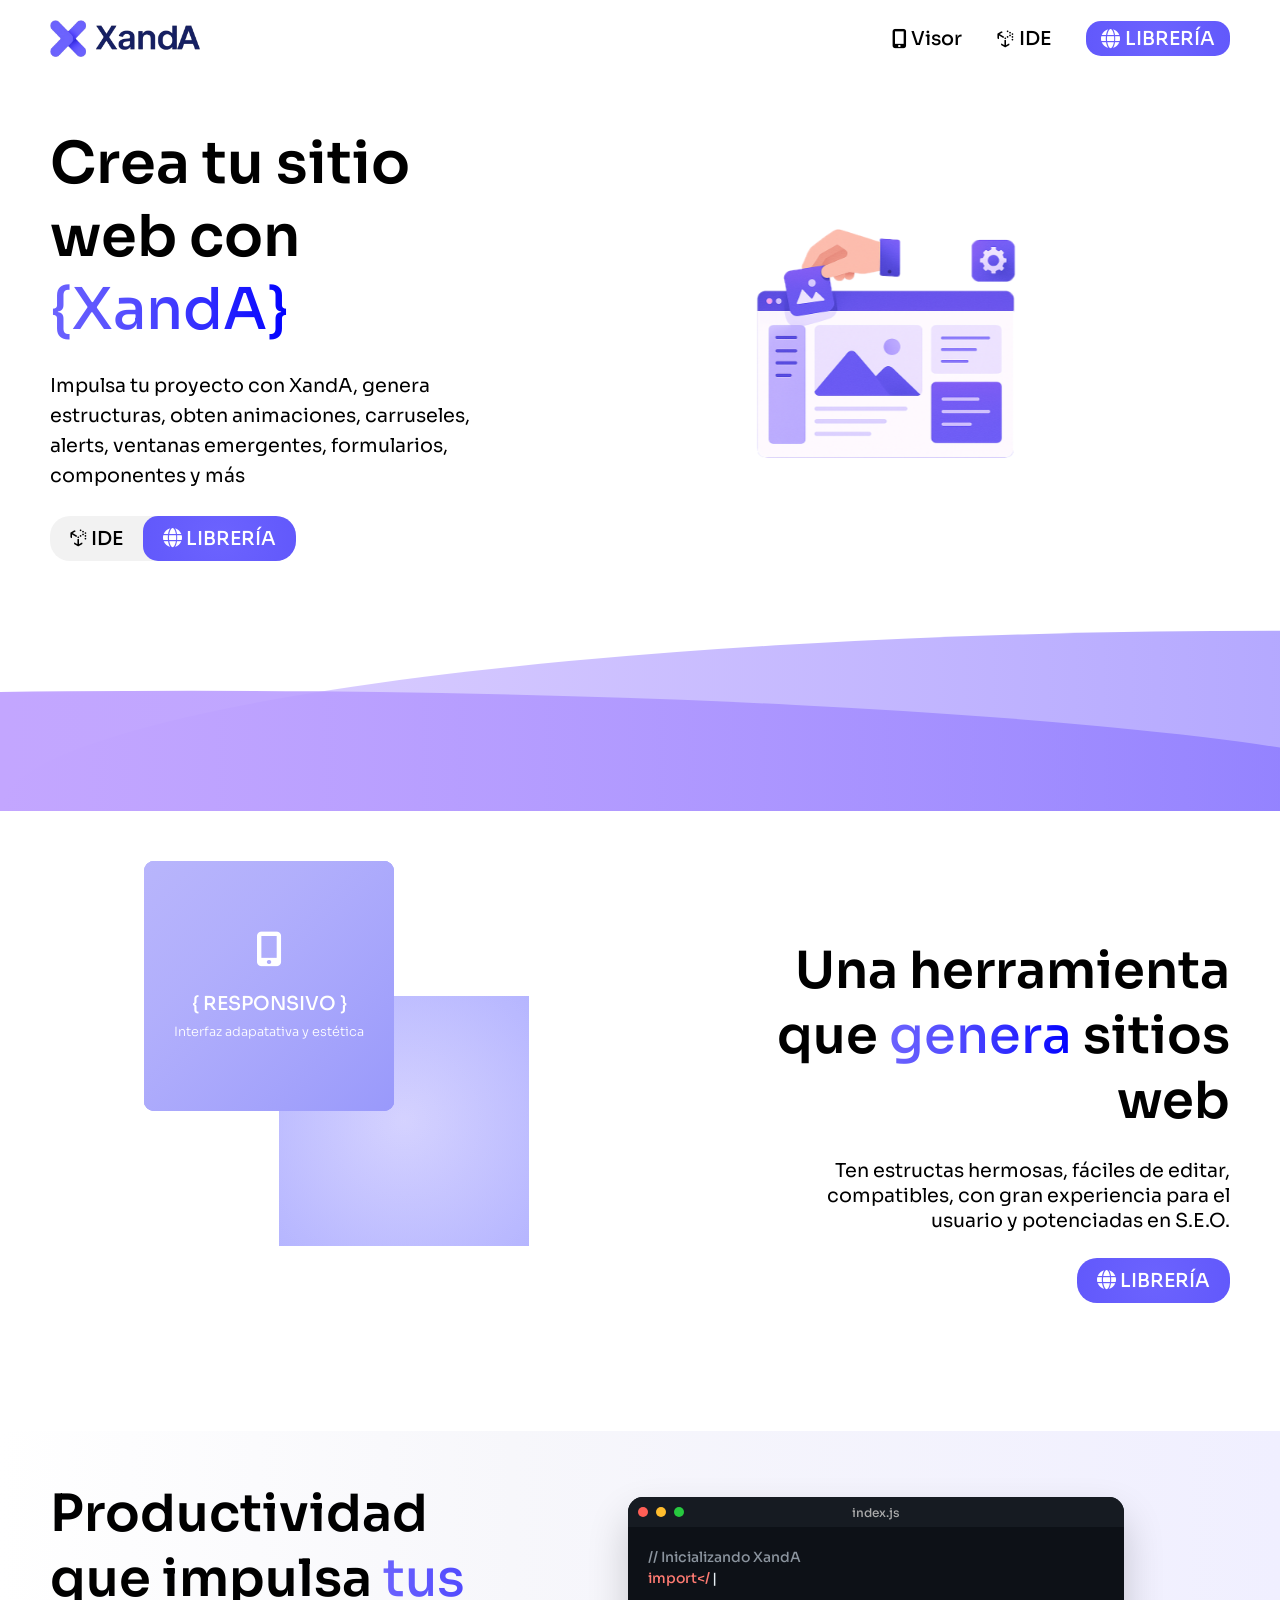
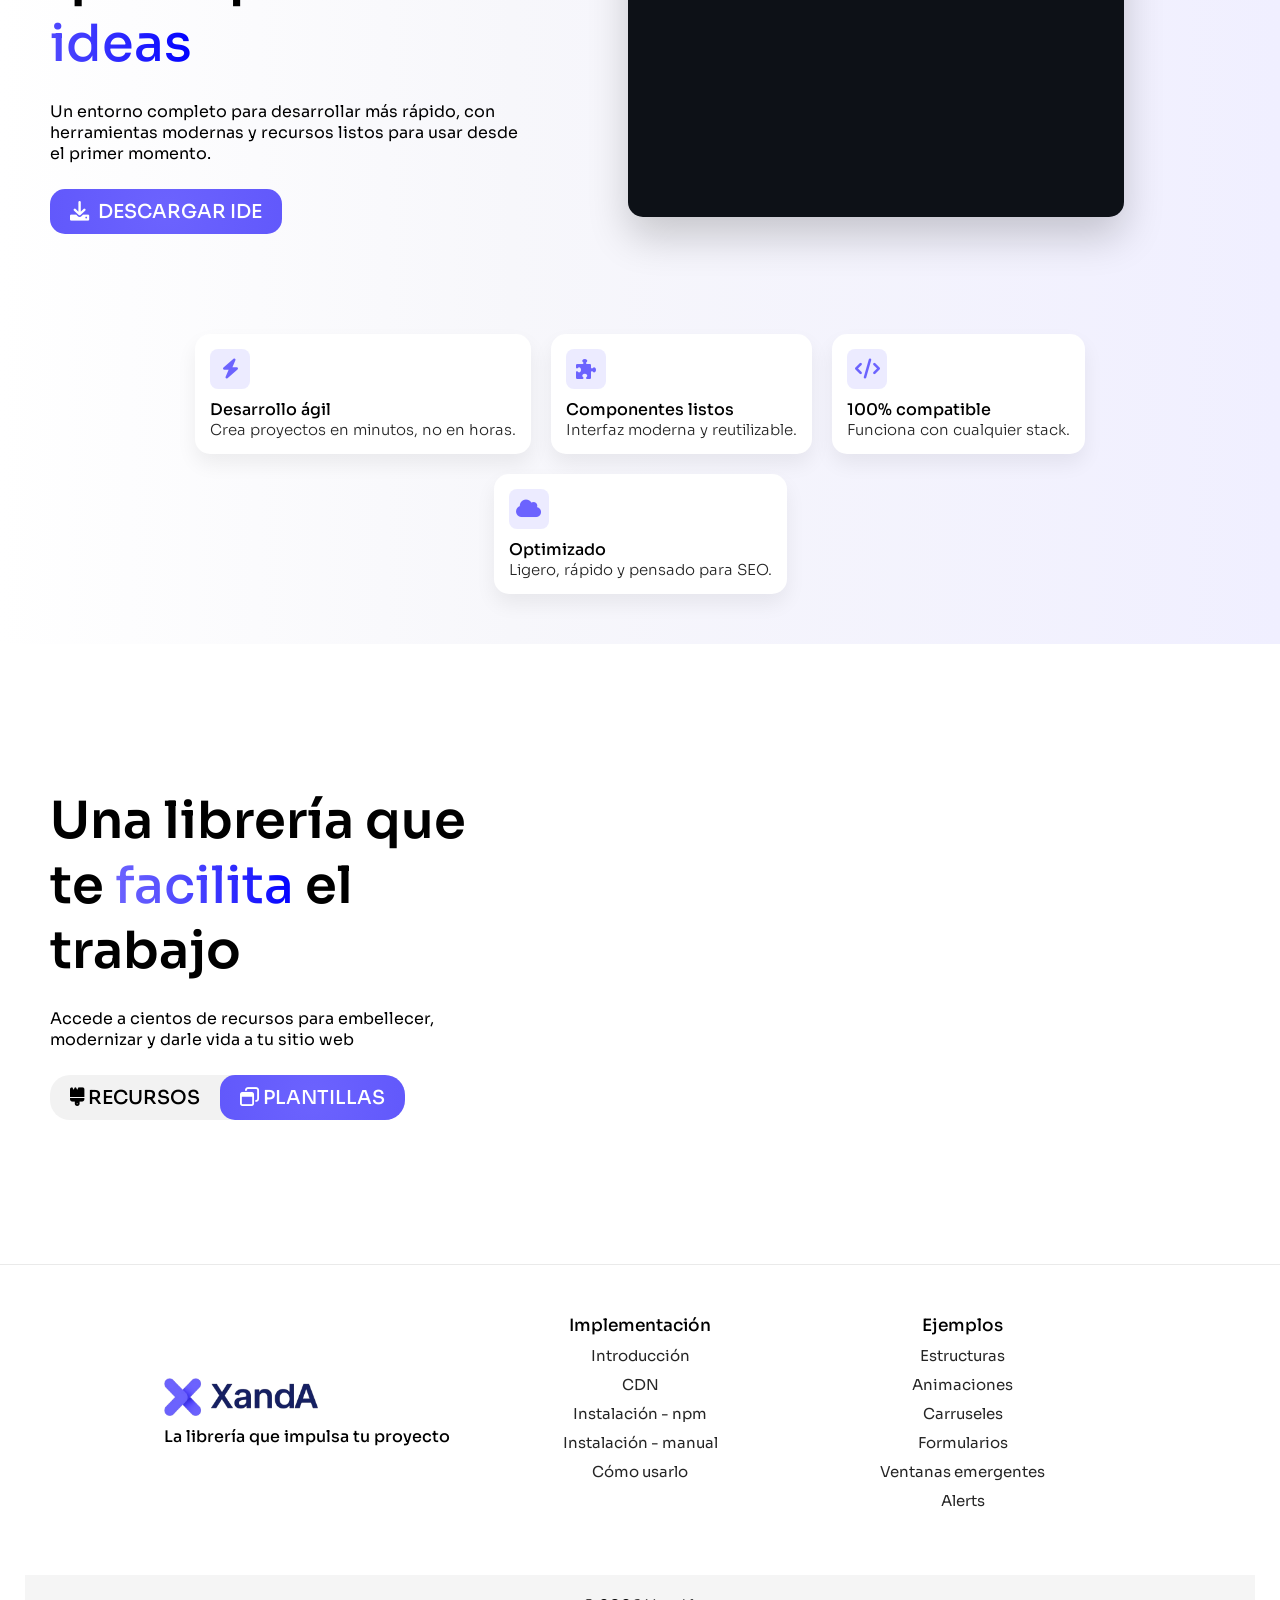
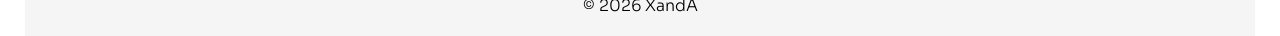
<file: index.html>
<!DOCTYPE html>
<html lang="es">
<head>
    <!-- Google tag (gtag.js) -->
    <script async src="https://www.googletagmanager.com/gtag/js?id=G-1WMK8X3C6H"></script>
    <script>
      window.dataLayer = window.dataLayer || [];
      function gtag(){dataLayer.push(arguments);}
      gtag('js', new Date());
    
      gtag('config', 'G-1WMK8X3C6H');
    </script>
    <meta charset="UTF-8">
    <meta name="viewport" content="width=device-width, initial-scale=1.0">
    <title>XandA</title>
    <meta name="date" content="2024-09-05">
    <link rel="canonical" href="URL">
    <meta name="theme-color" content="#ffffff">
    <link rel="alternate" hreflang="es" href="URL">
    <meta name="mobile-web-app-capable" content="yes">
    <meta http-equiv="X-UA-Compatible" content="IE=edge">
    <!--<meta http-equiv="X-Content-Type-Options" content="nosniff">
    <meta http-equiv="Referrer-Policy" content="no-referrer-when-downgrade">-->
    
    <!-- SEO -->
    <meta name="description" content="Descripcion">
    <meta name="keywords" content="Palabras clave">
    <meta name="author" content="Autor">
    <meta name="robots" content="index, follow">
    <meta name="googlebot" content="index, follow">
    <meta name="subject" content="Subject">
    <meta name="rating" content="General">
    
    <!-- Open Graph para Redes Sociales -->
    <meta property="og:title" content="Titulo">
    <meta property="og:type" content="website">
    <meta property="og:url" content="URL">
    <meta property="og:description" content="Descripcion">
    <meta property="og:locale" content="es_MX">
    <meta property="og:site_name" content="Mundo Ejecutivo Suscripciones">
    <meta property="og:image" content="/src/assets/images/">

    <!-- Twitter Cards -->
    <meta name="twitter:card" content="summary_large_image">
    <meta name="twitter:title" content="Titulo">
    <meta name="twitter:description" content="Descripcion">
    <meta name="twitter:site" content="@Mundo Ejecutivo Suscripciones">
    <meta name="twitter:image" content="/src/assets/images/">
    <meta property="og:image:alt" content="Titulo">

    <!-- Favicon -->
    <link rel="icon" href="/src/assets/images/icons/favicon.ico">
    <link rel="icon" href="/src/assets/images/icons/favicon.ico" type="image/x-icon">
    <link rel="shortcut icon" href="/src/assets/images/icons/favicon.ico" type="image/x-icon">

    <!-- Apple Touch Icon -->
    <link rel="apple-touch-icon" sizes="180x180" href="/src/assets/images/apple-touch-icon-180x180.png">
    <link rel="apple-touch-icon" sizes="152x152" href="/src/assets/images/apple-touch-icon-152x152.png">
    <link rel="apple-touch-icon" sizes="120x120" href="/src/assets/images/apple-touch-icon-120x120.png">
    <link rel="apple-touch-icon" sizes="76x76" href="/src/assets/images/apple-touch-icon-76x76.png">

    <!-- Iconos para Android -->
    <link rel="icon" sizes="192x192" href="/src/assets/images/android-chrome-192x192.png">
    <link rel="icon" sizes="512x512" href="/src/assets/images/android-chrome-512x512.png">

    <!-- Otros formatos -->
    <link rel="icon" type="image/png" sizes="32x32" href="/src/assets/images/favicon-32x32.png">
    <link rel="icon" type="image/png" sizes="16x16" href="/src/assets/images/favicon-16x16.png">

    <!-- AWESOME  -->
    <link href="https://cdnjs.cloudflare.com/ajax/libs/font-awesome/6.0.0-beta3/css/all.min.css" rel="stylesheet">

    <!-- AOS -->
    <link href="https://unpkg.com/aos@2.3.1/dist/aos.css" rel="stylesheet">

    <!-- CSS -->
    <link rel="stylesheet" href="/src/assets/styles/index.css">

    <!-- Datos Estructurados JSON-LD -->
    <script type="application/ld+json">
        {
        "@context": "https://schema.org",
        "@type": "NewsMediaOrganization",
        "name": "Nombre",
        "url": "URL",
        "logo": "/src/assets/images/logo.png",
        "sameAs": [
            "URL Redes Sociales",
            "URL Redes Sociales"
        ],
        "description": "Descripcion",
        "founder": "Nombre del fundador",
        "foundingDate": "Año",
        "contactPoint": {
            "@type": "ContactPoint",
            "contactType": "Customer Support",
            "email": "correo electrónico",
            "url": "URL contacto"
        }
        }
    </script>


    <!-- Fuentes -->
    <link rel="preconnect" href="https://fonts.googleapis.com">
    <link rel="preconnect" href="https://fonts.gstatic.com" crossorigin>
    <link href="https://fonts.googleapis.com/css2?family=Sora:wght@100..800&display=swap" rel="stylesheet">
</head>
<body>
    <!-- Header -->
    <header class="header">
        <a href="index.html">
            <img src="/src/assets/images/icons/logo.png" alt="XandA" title="XandA" class="imagen-logo">
        </a>
        <nav class="navbar">
            <ul class="nav-links">
                <li>
                    <a href="/src/pages/visor.html">
                        <i class="fa-solid fa-mobile-screen-button"></i>Visor
                    </a>
                </li>
                <li>
                    <a href="#id-ide">
                        <i class="fa-brands fa-uncharted"></i> IDE
                    </a>
                </li>
                <li>
                    <a href="/src/pages/inicio.html" class="boton-1">
                        <i class="fa-solid fa-globe"></i> LIBRERÍA
                    </a>
                </li>
            </ul>
            <i class="fa-solid fa-bars-staggered" onclick="abrir_menu_celular()"></i>
        </nav>
    </header>

    <div class="seccion-menu-celular" id="id-menu-celular">
        <a href="/src/pages/docs/cdn.html">IDE</a>
        <a href="/src/pages/docs/cdn.html">Panel</a>
        <a href="/src/pages/docs/cdn.html">CDN</a>
        <a href="/src/pages/docs/instalacion.html">Instalación</a>
        <a href="/src/pages/docs/introduccion.html" class="boton-1">Documentación</a>
    </div>

    <!-- Main -->
    <main class="main">
        <section class="section-principal">
            <div class="section-principal-parte-1">
                <h1 class="h1-section-principal">Crea tu sitio <br> web con <span>{XandA}</span></h1>
                <p class="p-section-principal">Impulsa tu proyecto con XandA, genera estructuras, obten animaciones, carruseles, alerts, ventanas emergentes, formularios, componentes y más</p>

                <div class="contenedor-botones">
                    <a href="/src/pages/docs/instalacion.html" class="boton-3"><i class="fa-brands fa-uncharted"></i> IDE</a>
                    <a href="/src/pages/docs/cdn.html" class="boton-2"><i class="fa-solid fa-globe"></i> Librería</a>
                </div>
            </div>
            <div class="section-principal-parte-2">
                <img src="/src/assets/images/bienvenida2.png" alt="" title="" class="imagen-section-principal">
            </div>
        </section>
        <section class="section-curvas">
            <div class="curva"></div>
            <div class="curva-2"></div>
        </section>
        <section class="section-universal">
            <div class="section-universal-parte-1">
                <div class="contenedor-tarjeta-herramienta">
                    <div class="ondas-fondo"></div>

                    <div class="tarjeta-herramienta tarjeta1">
                        <div class="contenedor-universal" style="justify-content: center;">
                            <i class="fa-solid fa-magnifying-glass"></i>
                        </div>
                        <div class="contenedor-universal" style="justify-content: center; grid-gap: 7.5px 7.5px;">
                            <h3>{ S.E.O. }</h3>
                            <p>Mejora el posicionamiento de tu sitio web</p>
                        </div>
                    </div>
                    <div class="tarjeta-herramienta tarjeta2">
                        <div class="contenedor-universal" style="justify-content: center;">
                            <i class="fa-solid fa-laptop"></i>
                        </div>
                        <div class="contenedor-universal" style="justify-content: center; grid-gap: 7.5px 7.5px;">
                            <h3>{ UX/UI }</h3>
                            <p>Adquiere un sitio web hermoso e intuitivo</p>
                        </div>
                    </div>
                    <div class="tarjeta-herramienta tarjeta3">
                        <div class="contenedor-universal" style="justify-content: center;">
                            <i class="fa-solid fa-person-running"></i>
                        </div>
                        <div class="contenedor-universal" style="justify-content: center; grid-gap: 7.5px 7.5px;">
                            <h3>{ OPTIMIZADO }</h3>
                            <p>Ten un proyecto rápido y fluido</p>
                        </div>
                    </div>
                    <div class="tarjeta-herramienta tarjeta4">
                        <div class="contenedor-universal" style="justify-content: center;">
                            <i class="fa-solid fa-mobile-screen-button"></i>
                        </div>
                        <div class="contenedor-universal" style="justify-content: center; grid-gap: 7.5px 7.5px;">
                            <h3>{ RESPONSIVO }</h3>
                            <p>Interfaz adapatativa y estética</p>
                        </div>
                    </div>
                </div>
            </div>
            <div class="section-universal-parte-2">
                <h2>Una herramienta que <span>genera</span> sitios web</h2>
                <p>Ten estructas hermosas, fáciles de editar, compatibles, con gran experiencia para el usuario y potenciadas en S.E.O.</p>

                <div class="contenedor-universal justify-content-end-center">
                    <div class="contenedor-botones">
                        <a href="/src/pages/docs/instalacion.html" class="boton-2"><i class="fa-solid fa-globe"></i> LIBRERÍA</a>
                        <!--<a href="/src/pages/docs/cdn.html" class="boton-2"><i class="fa-solid fa-globe"></i> CDN</a>-->
                    </div>
                </div>
            </div>
        </section>


        <section class="section-universal section-premium" id="id-ide">

            <!-- TEXTO -->
            <div class="section-universal-parte-3">

                <h2>
                    Productividad que impulsa <span>tus ideas</span>
                </h2>

                <p>
                    Un entorno completo para desarrollar más rápido, con herramientas modernas
                    y recursos listos para usar desde el primer momento.
                </p>

                <div class="contenedor-universal justify-content-start-center">
                    <a href="/src/pages/docs/cdn.html" class="boton-2"><i class="fa-solid fa-download" style="margin-right: 5px;"></i> Descargar IDE</a>
                </div>
            </div>

            
            <div class="section-universal-parte-1">
                <div class="contenedor-programacion">
    
                    <div class="fake-ide">

                        <div class="ide-header">
                            <span class="dot red"></span>
                            <span class="dot yellow"></span>
                            <span class="dot green"></span>
                            <span class="ide-title">index.js</span>
                        </div>

                        <div class="ide-body">
                            <pre><code id="code"></code><span class="cursor">|</span></pre>
                        </div>

                    </div>

                </div>
                <!--<div class="visual-container">

                    <div class="orbita"></div>

                    <div class="logo-central">
                        <img src="src/assets/images/icons/favicon.ico" alt="XandA" title="XandA">
                    </div>

                    <div class="mini-card card1"><i class="fas fa-code"></i></div>
                    <div class="mini-card card2"><i class="fas fa-palette"></i></div>
                    <div class="mini-card card3"><i class="fas fa-rocket"></i></div>
                    <div class="mini-card card4"><i class="fas fa-cube"></i></div>

                </div>-->
            </div>

            <div class="features-grid">
                <div class="feature-item">
                    <i class="fas fa-bolt"></i>
                    <h4>Desarrollo ágil</h4>
                    <p>Crea proyectos en minutos, no en horas.</p>
                </div>

                <div class="feature-item">
                    <i class="fas fa-puzzle-piece"></i>
                    <h4>Componentes listos</h4>
                    <p>Interfaz moderna y reutilizable.</p>
                </div>

                <div class="feature-item">
                    <i class="fas fa-code"></i>
                    <h4>100% compatible</h4>
                    <p>Funciona con cualquier stack.</p>
                </div>

                <div class="feature-item">
                    <i class="fas fa-cloud"></i>
                    <h4>Optimizado</h4>
                    <p>Ligero, rápido y pensado para SEO.</p>
                </div>
            </div>
        </section>


        <section class="section-universal">
            <div class="section-universal-parte-3">
                <h2>Una librería que te <span>facilita</span> el trabajo</h2>
                <p>Accede a cientos de recursos para embellecer, modernizar y darle vida a tu sitio web</p>

                <div class="contenedor-universal justify-content-start-center">
                    <div class="contenedor-botones">
                        <a href="/src/pages/docs/instalacion.html" class="boton-3"><i class="fa-solid fa-brush"></i> Recursos</a>
                        <a href="/src/pages/docs/cdn.html" class="boton-2"><i class="fa-regular fa-window-restore"></i> Plantillas</a>
                    </div>
                </div>
            </div>
            <div class="section-universal-parte-1">
                <div class="contenedor-tarjeta-ejemplos">
                    
                </div>
            </div>
        </section>
    </main>

    <!-- Footer -->
    <footer class="footer">
        <div class="contenedor-opciones-footer footer-25-100" style="align-content: center; justify-content: start;">
            <img src="/src/assets/images/icons/logo.png" alt="XandA" title="XandA" loading="lazy" class="footer-imagen">
            <p style="width: 100%;">La librería que impulsa tu proyecto</p>
        </div>
        <div class="contenedor-opciones-footer">
            <p style="font-size: 17px;">Implementación</p>
            <a>Introducción</a>
            <a>CDN</a>
            <a>Instalación - npm</a>
            <a>Instalación - manual</a>
            <a>Cómo usarlo</a>
        </div>
        <div class="contenedor-opciones-footer">
            <p style="font-size: 17px;">Ejemplos</p>
            <a>Estructuras</a>
            <a>Animaciones</a>
            <a>Carruseles</a>
            <a>Formularios</a>
            <a>Ventanas emergentes</a>
            <a>Alerts</a>
        </div>
        <div class="footer-barra">
            <p>© 2026 XandA</p>
        </div>
    </footer>

    <!-- Scripts -->
    <script src="/src/assets/scripts/index.js"></script>
    <script src="/src/assets/scripts/main.js"></script>
    <script src="/src/assets/scripts/tarjetas-ejemplos.js"></script>
</body>
</html>
</file>
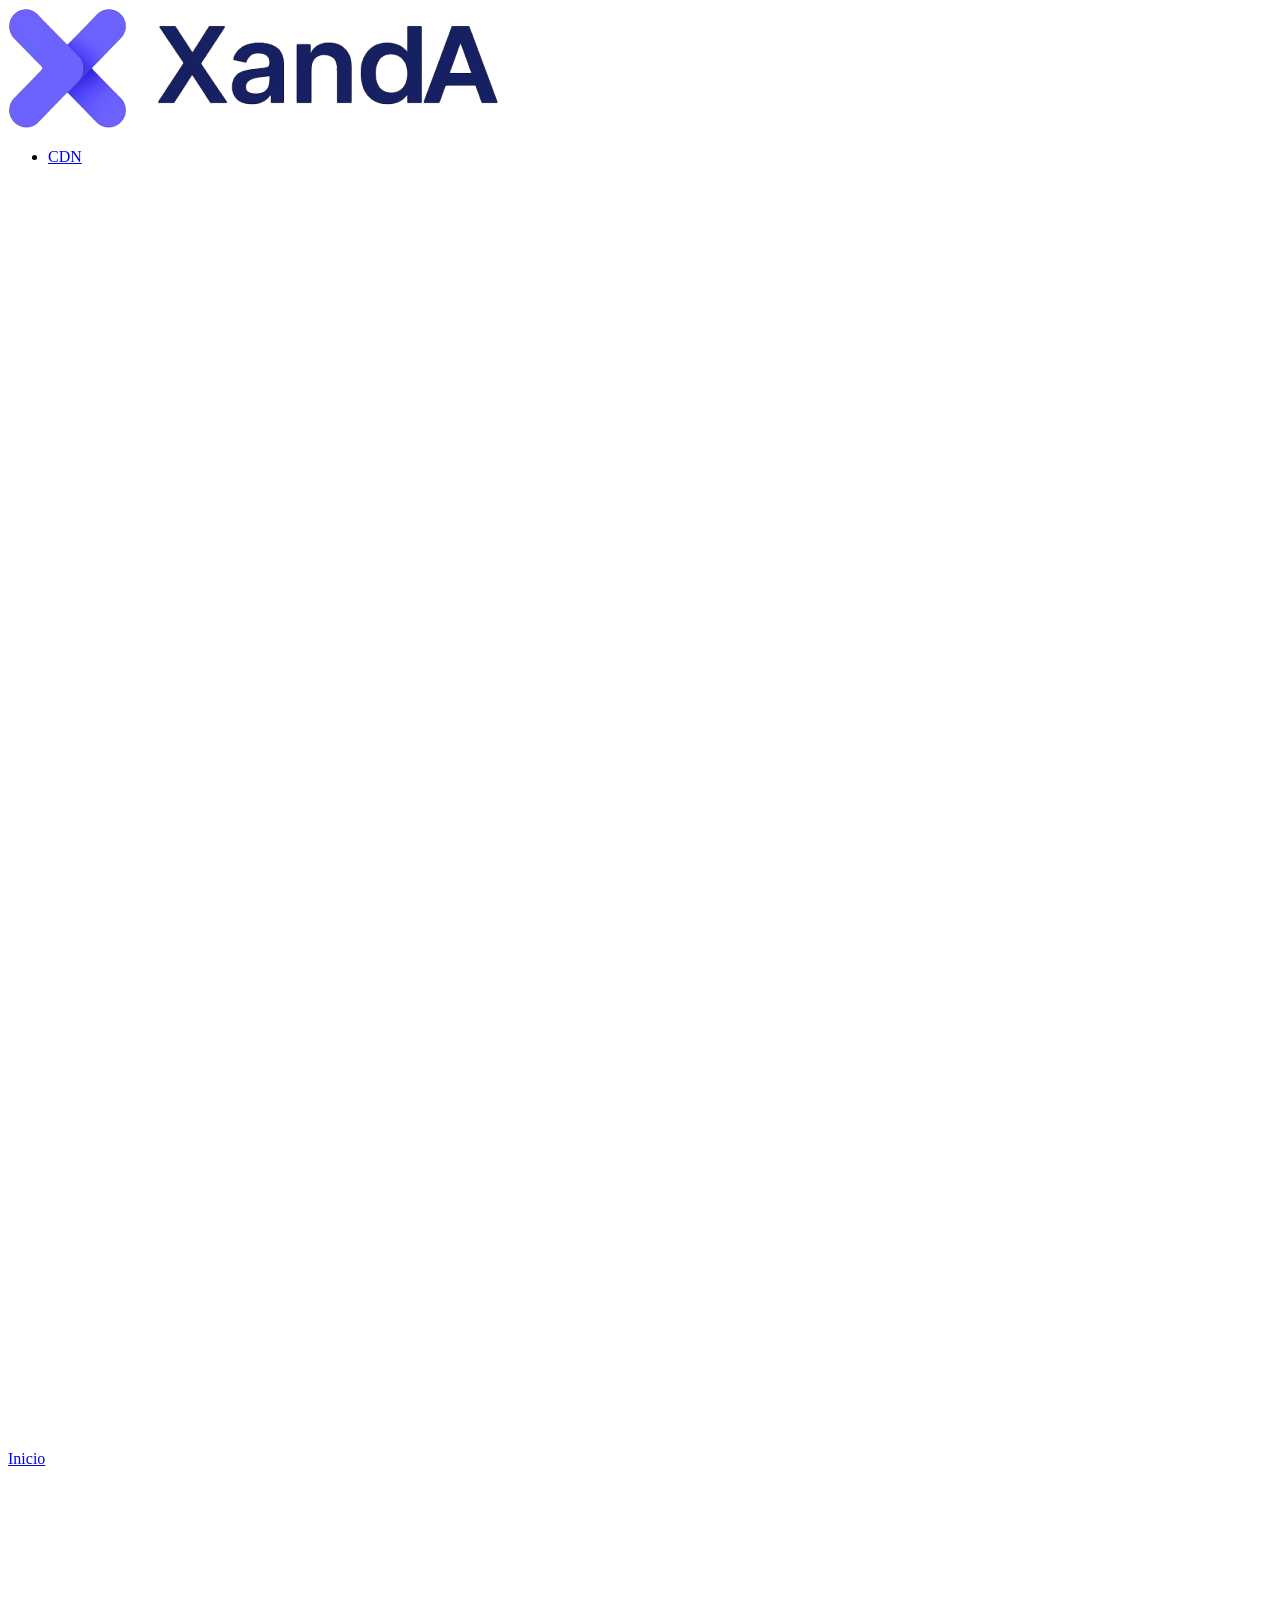
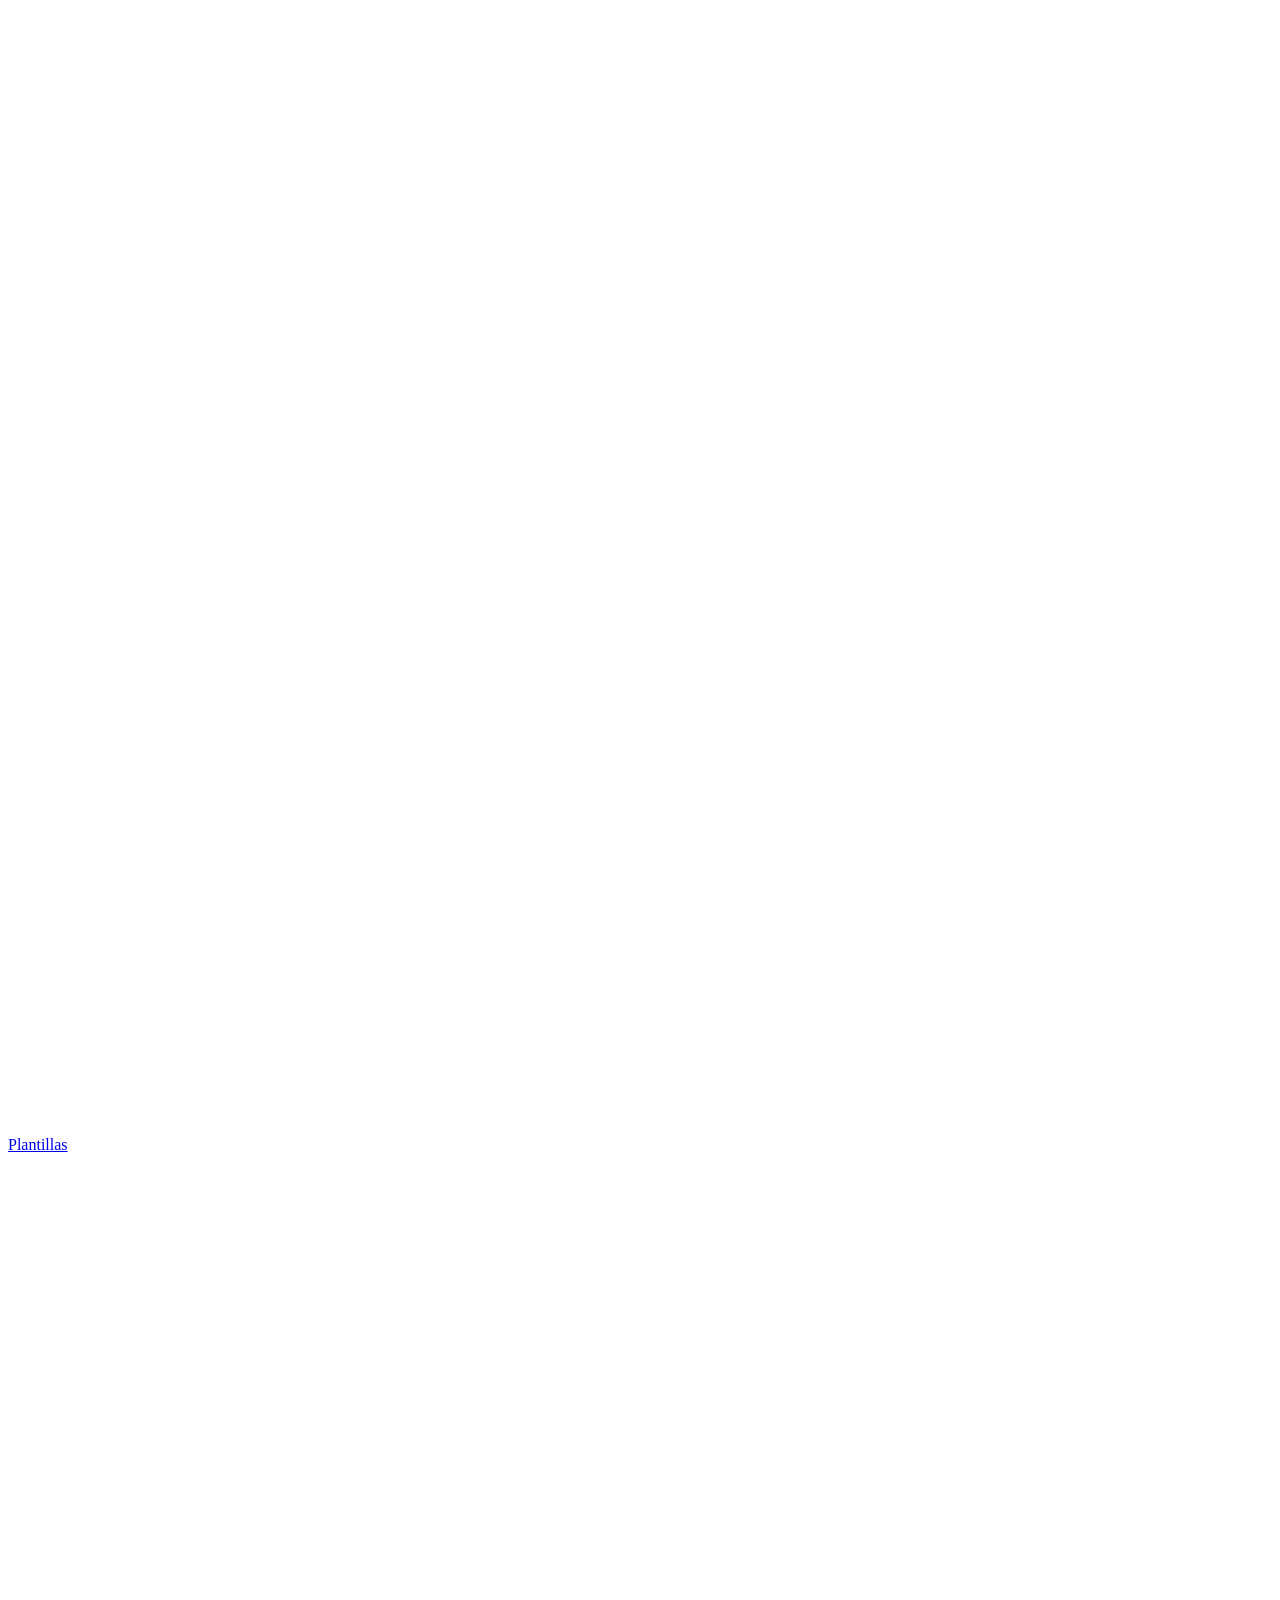
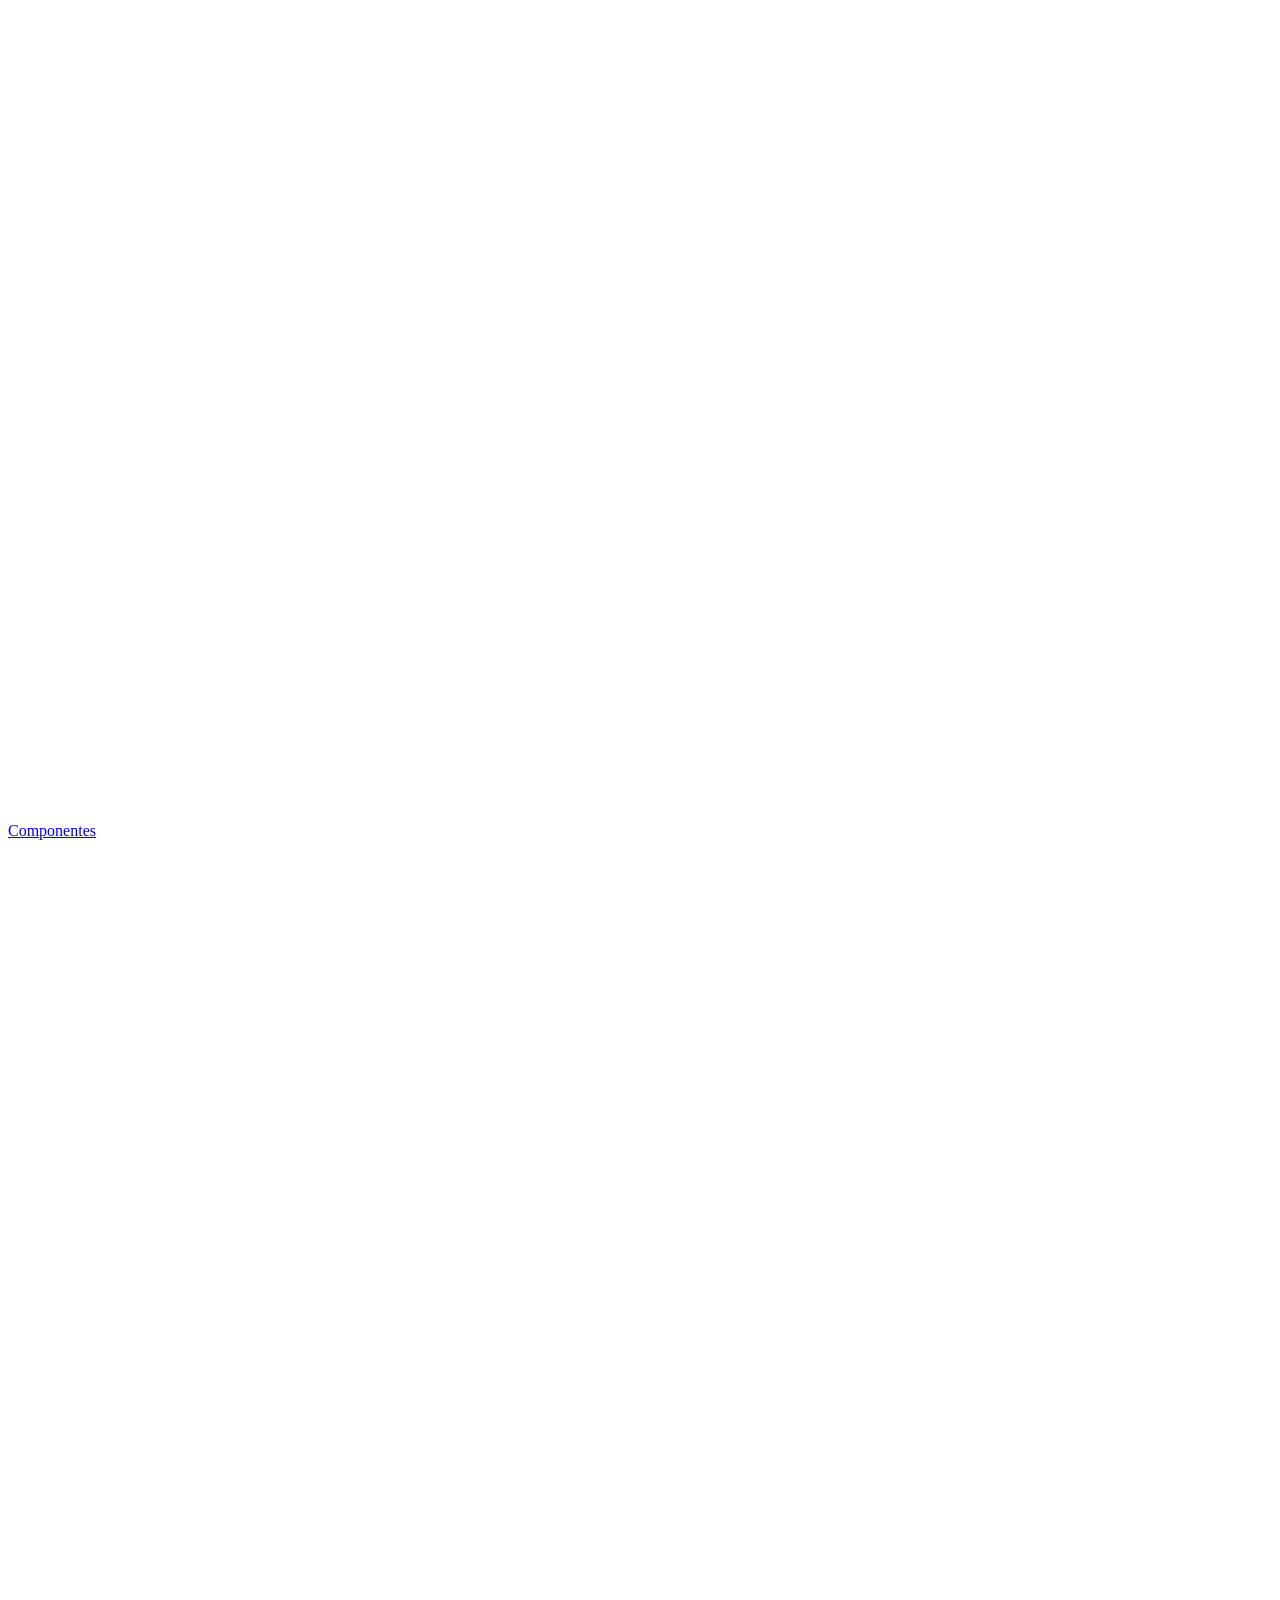
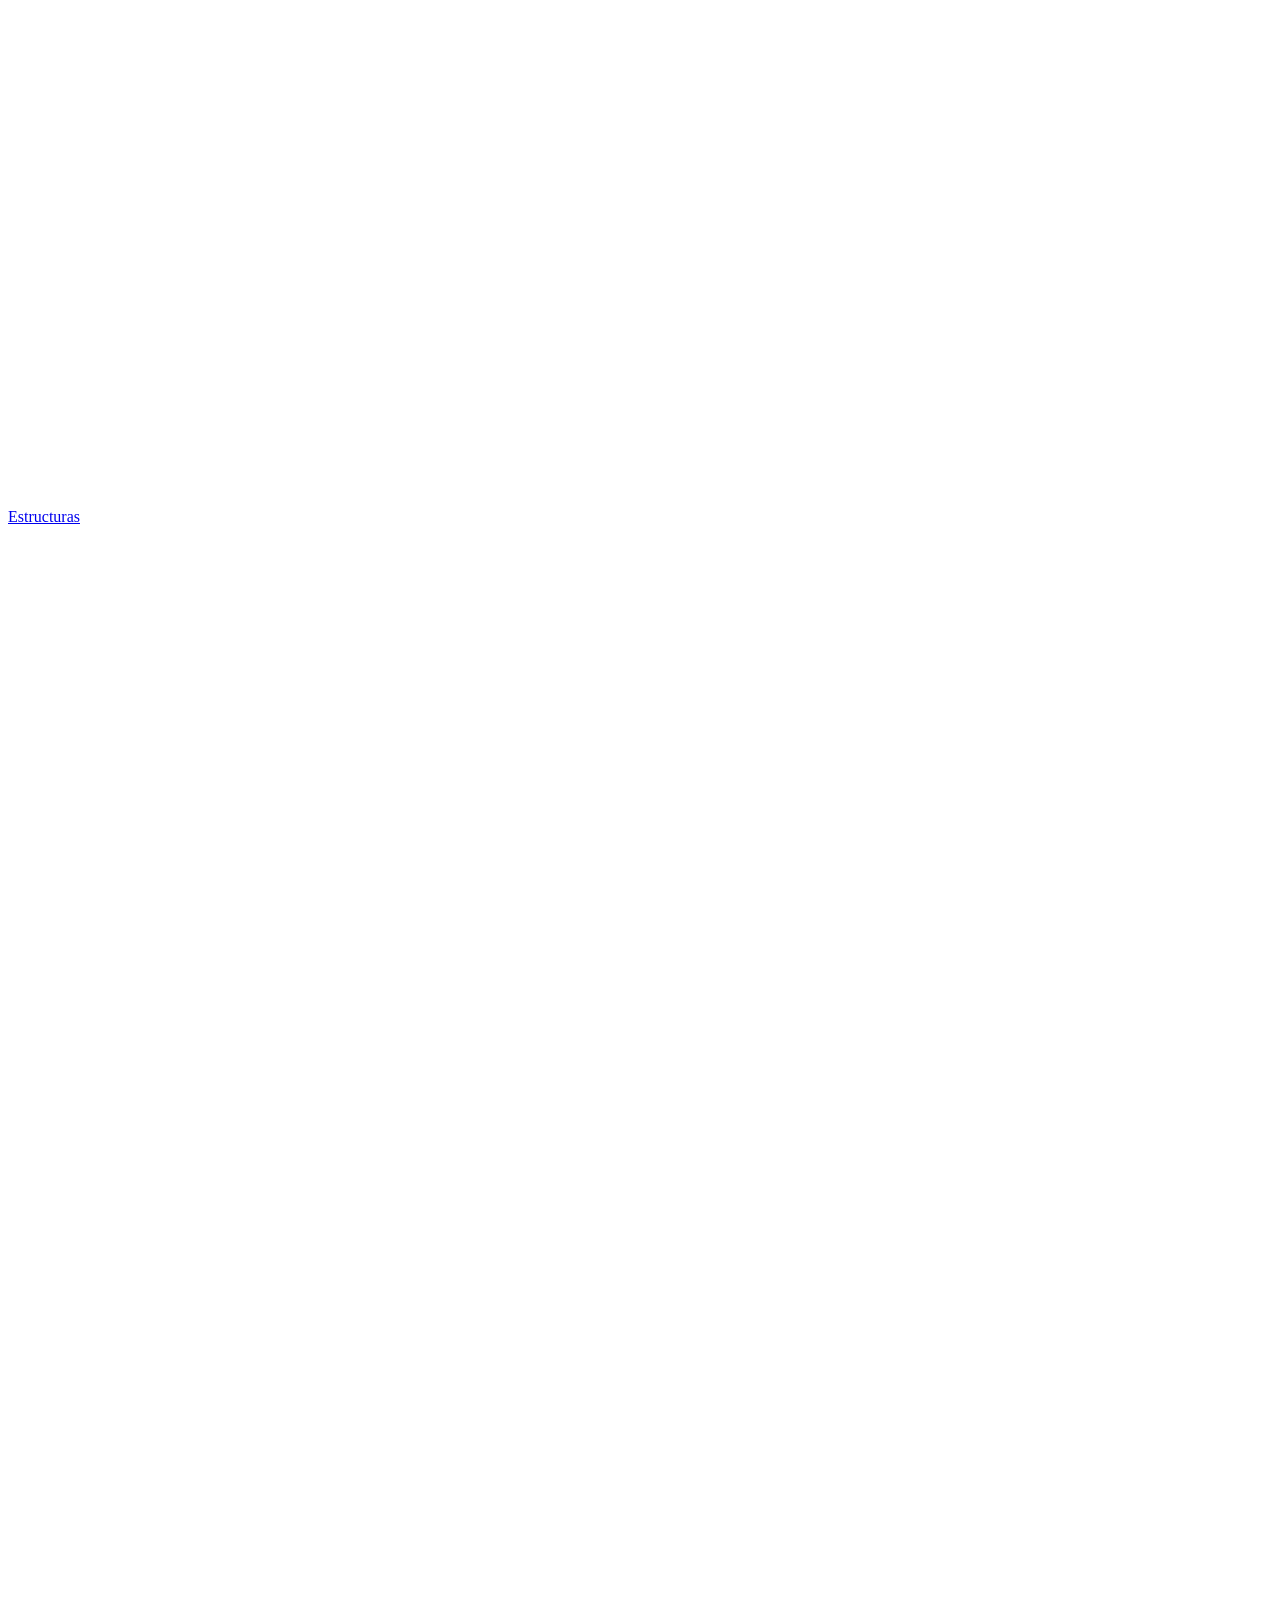
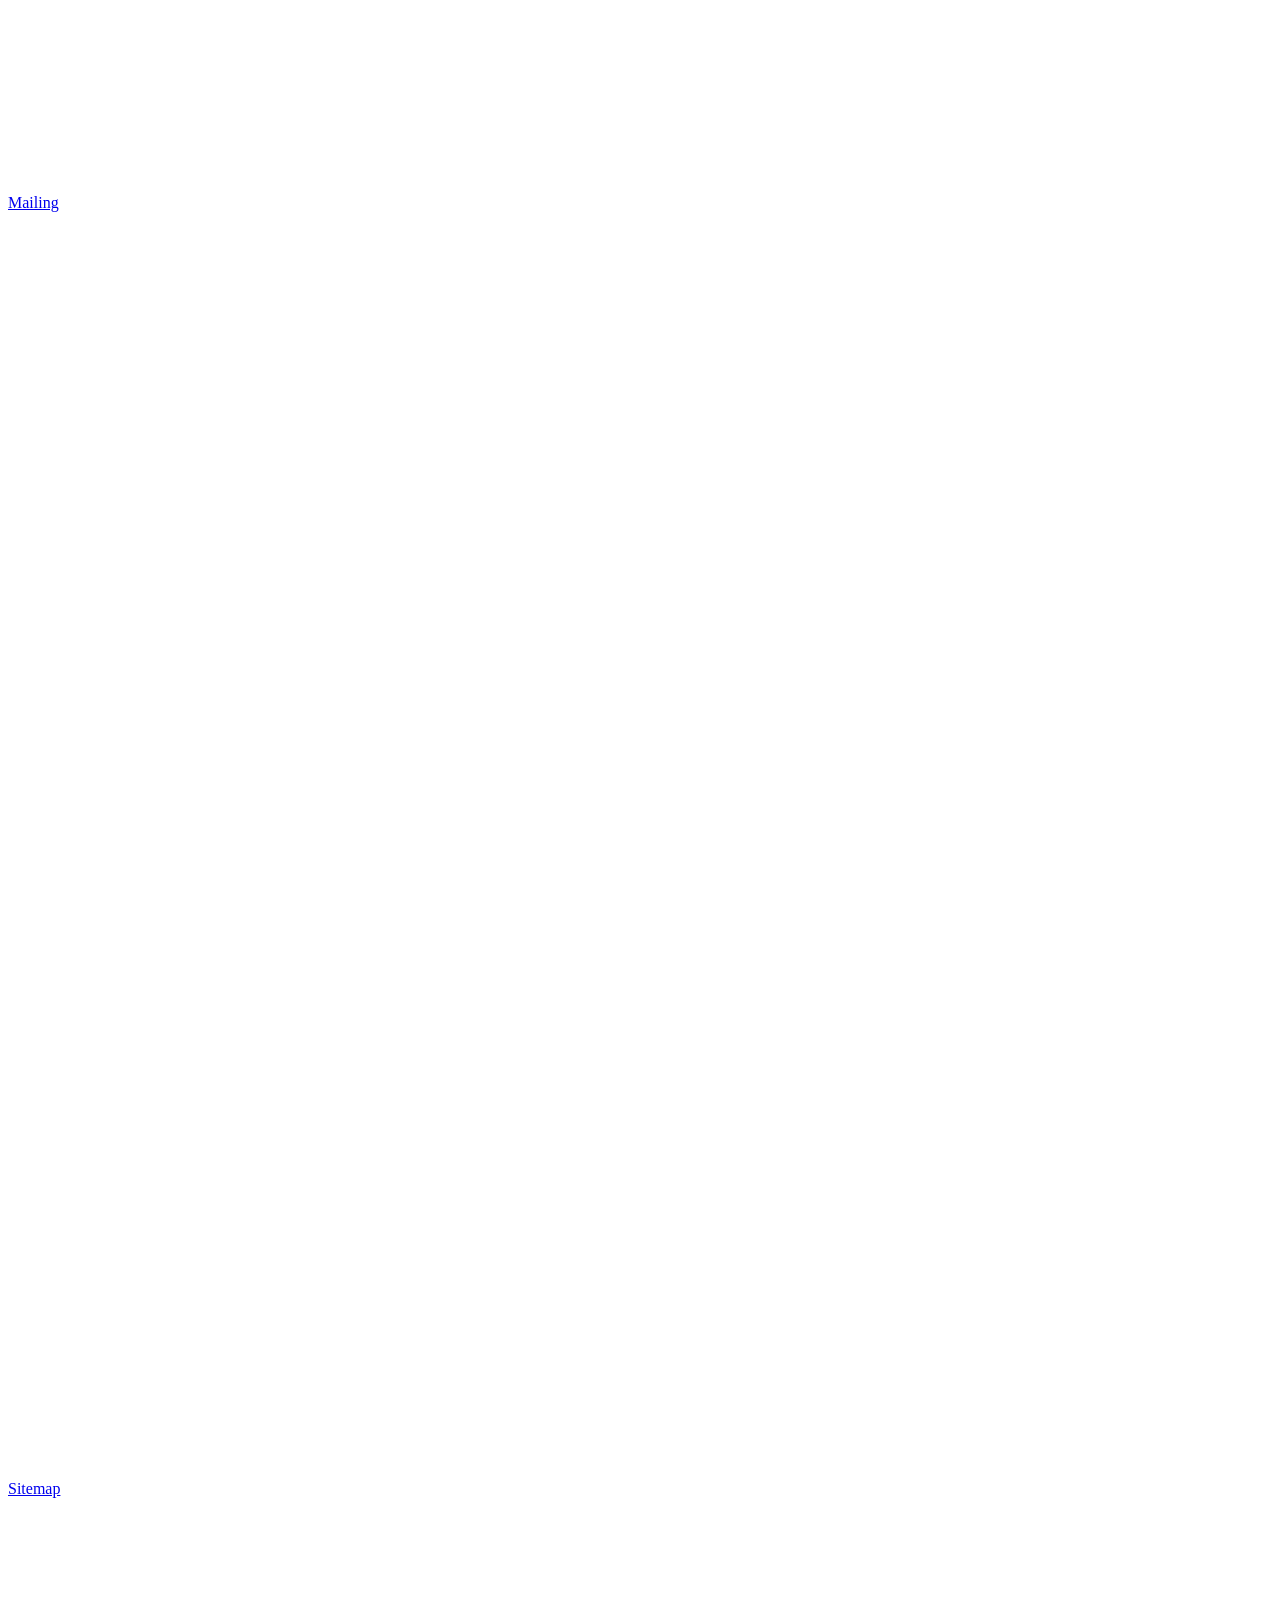
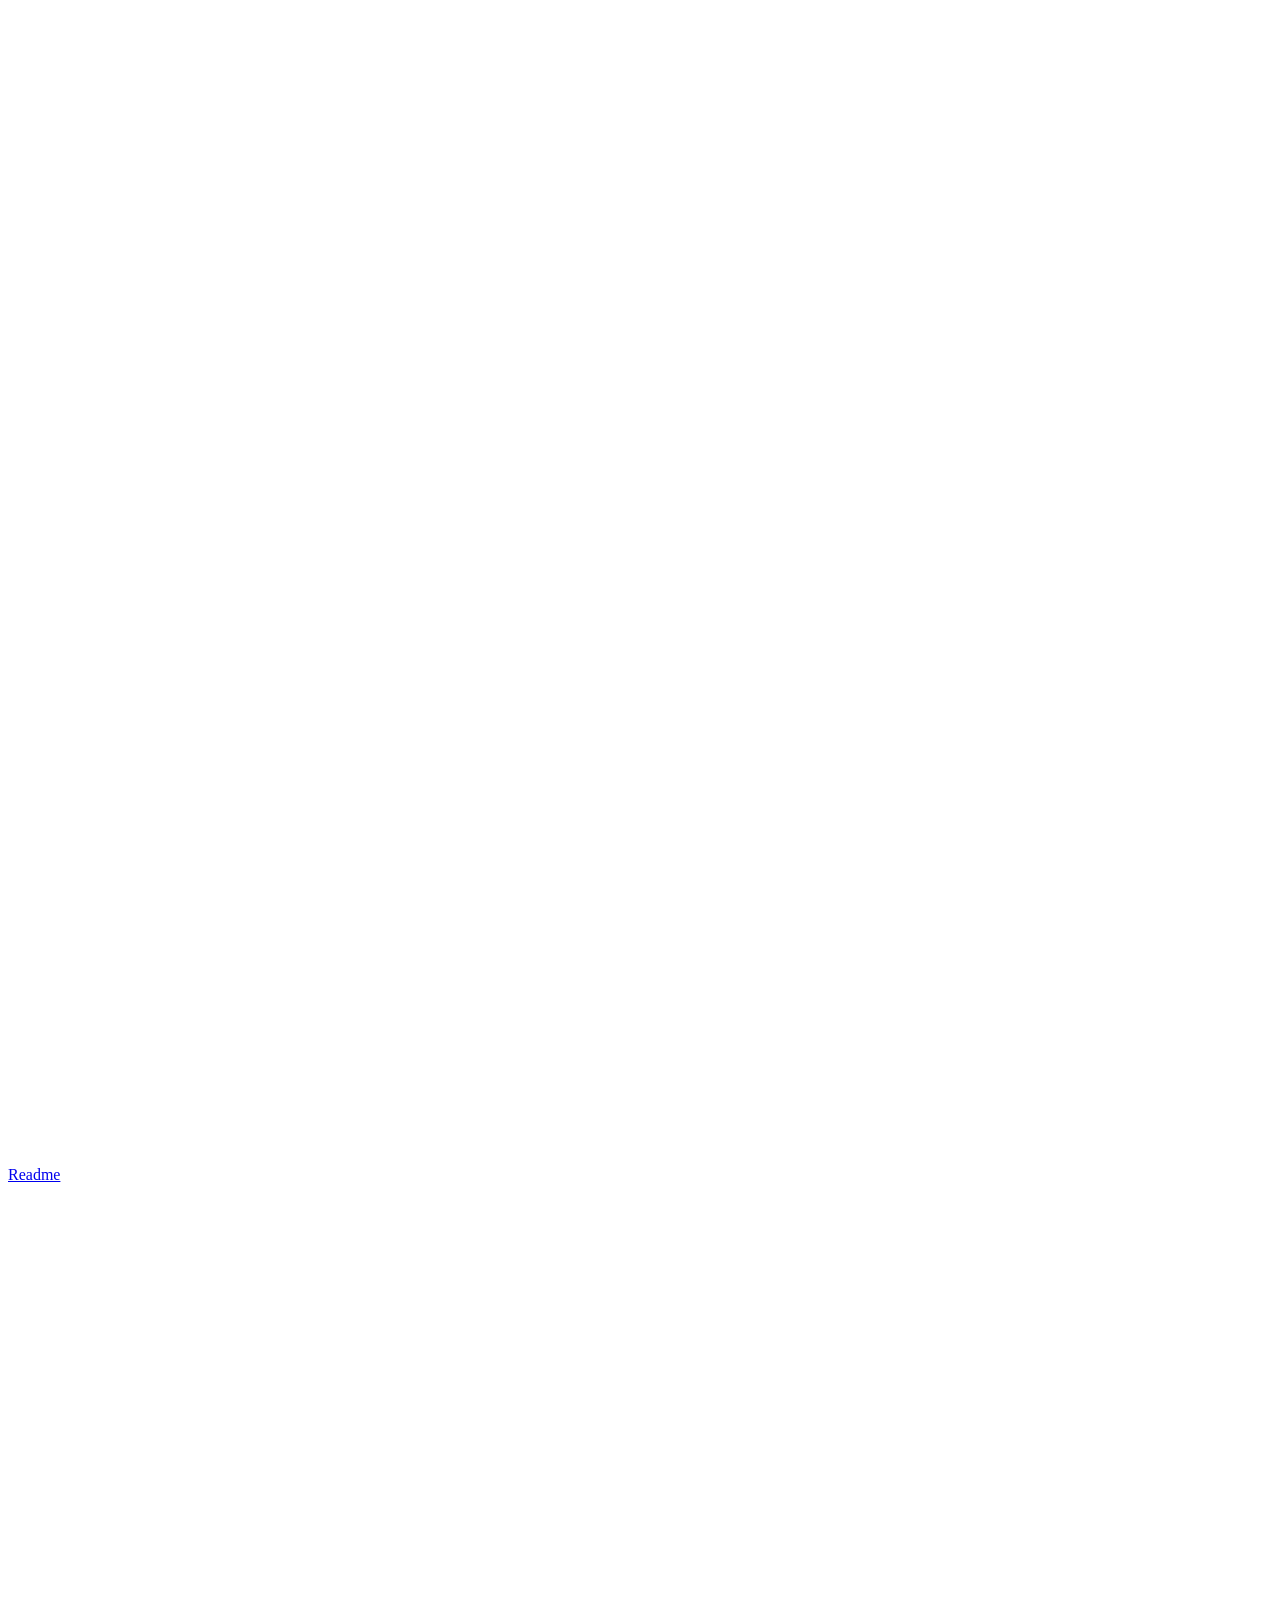
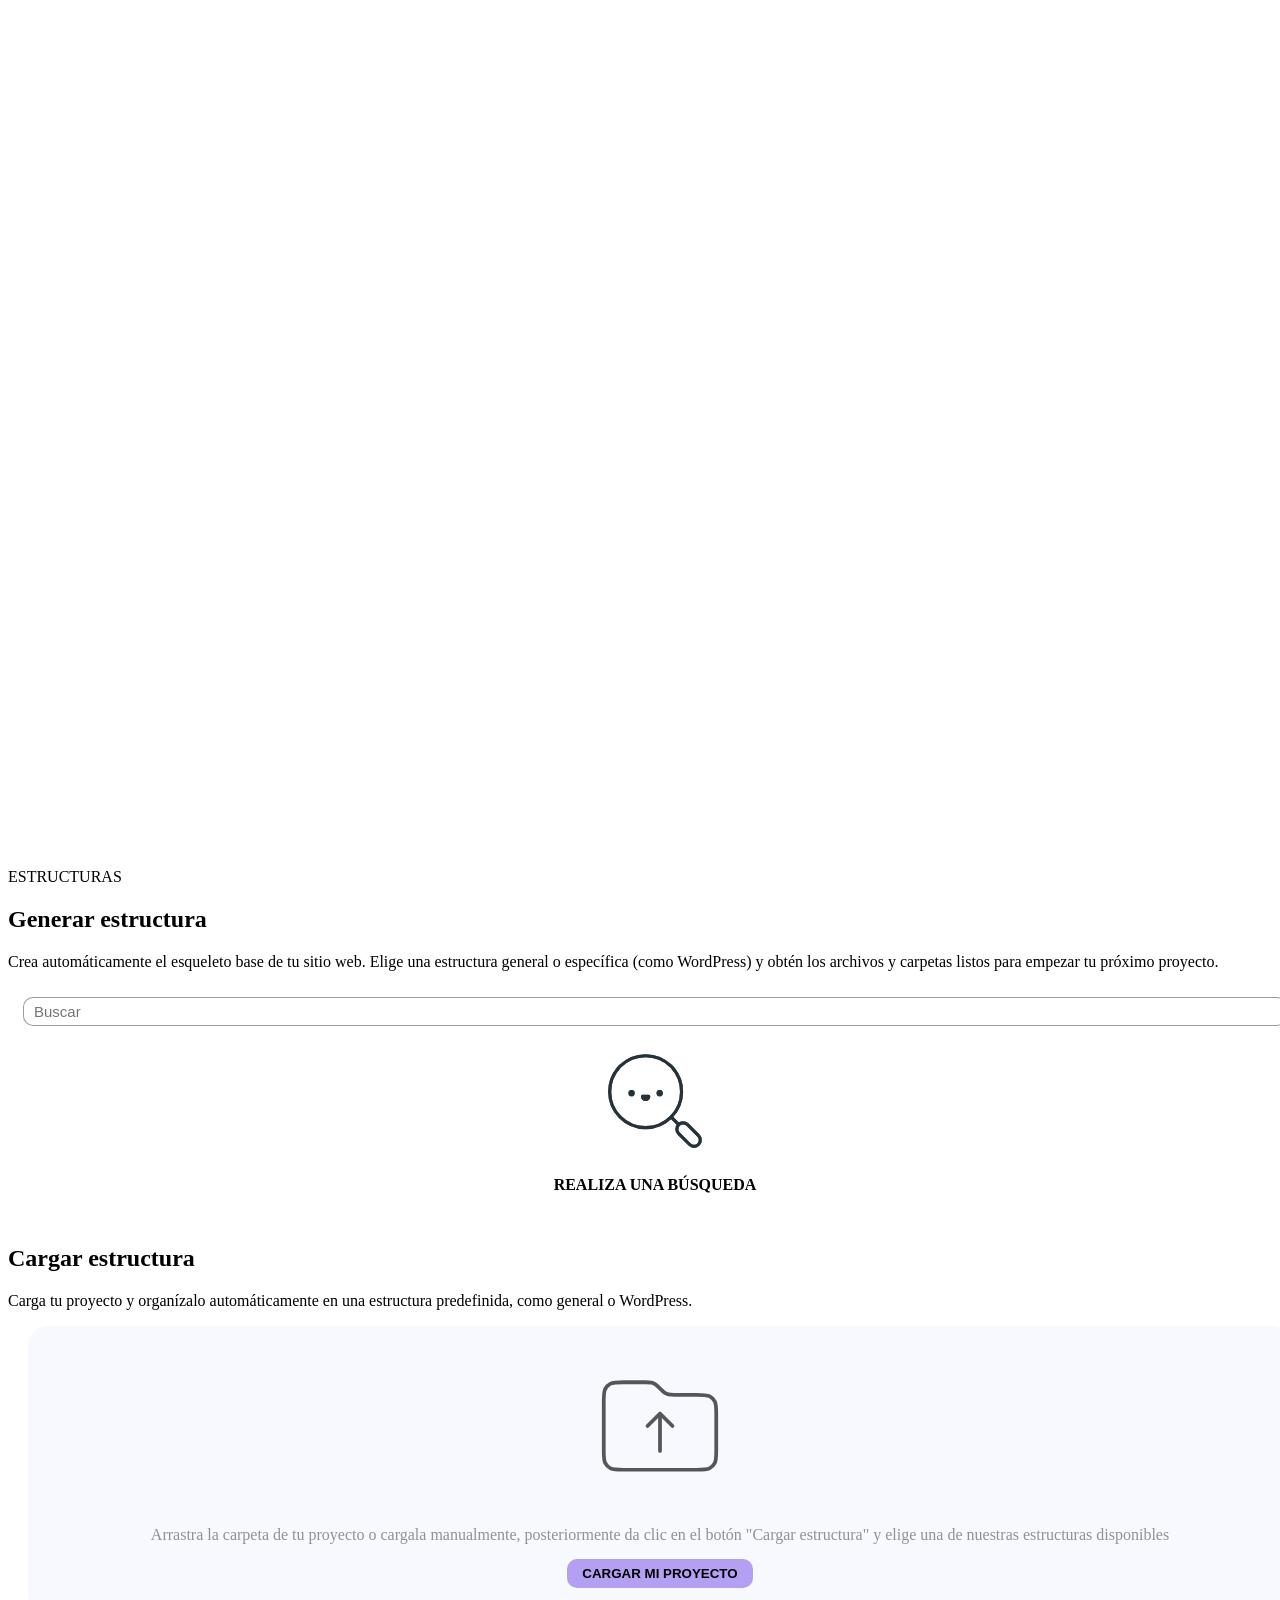
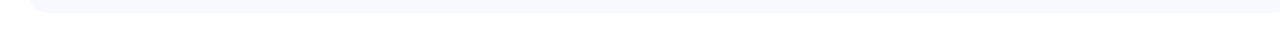
<file: src/pages/estructuras.html>
<!DOCTYPE html>
<html lang="es">
<head>
    <meta charset="UTF-8">
    <meta name="viewport" content="width=device-width, initial-scale=1.0">
    <title>Estructuras</title>
    <meta name="date" content="2024-09-05">
    <link rel="canonical" href="URL">
    <meta name="theme-color" content="#ffffff">
    <link rel="alternate" hreflang="es" href="URL">
    <meta name="mobile-web-app-capable" content="yes">
    <meta http-equiv="X-UA-Compatible" content="IE=edge">
    <!--<meta http-equiv="X-Content-Type-Options" content="nosniff">
    <meta http-equiv="Referrer-Policy" content="no-referrer-when-downgrade">-->
    
    <!-- SEO -->
    <meta name="description" content="Descripcion">
    <meta name="keywords" content="Palabras clave">
    <meta name="author" content="Autor">
    <meta name="robots" content="index, follow">
    <meta name="googlebot" content="index, follow">
    <meta name="subject" content="Subject">
    <meta name="rating" content="General">
    
    <!-- Open Graph para Redes Sociales -->
    <meta property="og:title" content="Titulo">
    <meta property="og:type" content="website">
    <meta property="og:url" content="URL">
    <meta property="og:description" content="Descripcion">
    <meta property="og:locale" content="es_MX">
    <meta property="og:site_name" content="nombre">
    <meta property="og:image" content="assets/images/">

    <!-- Twitter Cards -->
    <meta name="twitter:card" content="summary_large_image">
    <meta name="twitter:title" content="Titulo">
    <meta name="twitter:description" content="Descripcion">
    <meta name="twitter:site" content="nombre">
    <meta name="twitter:image" content="assets/images/">
    <meta property="og:image:alt" content="Titulo">

    <!-- Favicon -->
    <link rel="icon" href="favicon.ico">
    <link rel="icon" href="favicon.ico" type="image/x-icon">
    <link rel="shortcut icon" href="favicon.ico" type="image/x-icon">

    <!-- Apple Touch Icon -->
    <link rel="apple-touch-icon" sizes="180x180" href="/src/assets/images/icons/apple-touch-icon-180x180.png">
    <link rel="apple-touch-icon" sizes="152x152" href="/src/assets/images/icons/apple-touch-icon-152x152.png">
    <link rel="apple-touch-icon" sizes="120x120" href="/src/assets/images/icons/apple-touch-icon-120x120.png">
    <link rel="apple-touch-icon" sizes="76x76" href="/src/assets/images/icons/apple-touch-icon-76x76.png">

    <!-- Iconos para Android -->
    <link rel="icon" sizes="192x192" href="/src/assets/images/icons/android-chrome-192x192.png">
    <link rel="icon" sizes="512x512" href="/src/assets/images/icons/android-chrome-512x512.png">

    <!-- Otros formatos -->
    <link rel="icon" type="image/png" sizes="32x32" href="/src/assets/images/icons/favicon-32x32.png">
    <link rel="icon" type="image/png" sizes="16x16" href="/src/assets/images/icons/favicon-16x16.png">

    <!-- AWESOME  -->
    <link href="https://cdnjs.cloudflare.com/ajax/libs/font-awesome/6.0.0-beta3/css/all.min.css" rel="stylesheet">

    <!-- AOS -->
    <link href="https://unpkg.com/aos@2.3.1/dist/aos.css" rel="stylesheet">

    <!-- CSS -->
    <link rel="stylesheet" href="/src/assets/styles/main.css">
    <link rel="stylesheet" href="/src/assets/styles/componentes.css">
    <link rel="stylesheet" href="/src/assets/styles/estructuras.css">

    <!-- Datos Estructurados JSON-LD -->
    <script type="application/ld+json">
        {
        "@context": "https://schema.org",
        "@type": "NewsMediaOrganization",
        "name": "Nombre",
        "url": "URL",
        "logo": "assets/images/logo.png",
        "sameAs": [
            "URL Redes Sociales",
            "URL Redes Sociales"
        ],
        "description": "Descripcion",
        "founder": "Nombre del fundador",
        "foundingDate": "Año",
        "contactPoint": {
            "@type": "ContactPoint",
            "contactType": "Customer Support",
            "email": "correo electrónico",
            "url": "URL contacto"
        }
        }
    </script>

    <!-- Fuentes -->
</head>
<body class="body">
    <!-- Header -->
    <header class="header">
        <a href="index.html">
            <img src="/src/assets/images/icons/logo.png" alt="XandA" title="XandA" class="imagen-logo">
        </a>
        <nav class="navbar">
            <ul class="nav-links">
                <li><a href="pages/docs/cdn.html">CDN</a></li>
            </ul>
        </nav>
    </header>

    <!-- Main -->
    <main class="main">
        <section class="seccion-menu-opciones" id="id-seccion-menu-opciones">
            
        </section>
        <section class="seccion-contenido">
            <div class="contenedor-encabezado">
                <p class="texto-encabezado">
                    <svg viewBox="0 0 16 16" fill="none" xmlns="http://www.w3.org/2000/svg">
                        <path d="M1 6V15H6V11C6 9.89543 6.89543 9 8 9C9.10457 9 10 9.89543 10 11V15H15V6L8 0L1 6Z"/>
                    </svg>
                    ESTRUCTURAS
                </p>
            </div>

            <div class="contenedor-informacion">
                <h2 class="h2-contenedor-informacion">Generar estructura</h2>
                <p class="parrafo-contenedor-informacion">Crea automáticamente el esqueleto base de tu sitio web. Elige una estructura general o específica (como WordPress) y obtén los archivos y carpetas listos para empezar tu próximo proyecto.</p>
            </div>

            <form action="" method="post" class="contenedor-formulario">
                <input type="text" placeholder="Buscar" class="input-buscador-componentes" id="buscador">
            </form>


            <div class="contenedor-resultados" id="id-contenedor-resultados">

            </div>

            <div class="contenedor-informacion">
                <h2 class="h2-contenedor-informacion">Cargar estructura</h2>
                <p class="parrafo-contenedor-informacion">Carga tu proyecto y organízalo automáticamente en una estructura predefinida, como general o WordPress.</p>
            </div>

            <div class="contenedor-cargar-archivo">
                <div class="cargar-archivo">
                    <svg class="svg-cargar-archivo" viewBox="0 0 24 24" fill="none" xmlns="http://www.w3.org/2000/svg">
                        <path d="M12 10V16M12 10L10 12M12 10L14 12M12.0627 6.06274L11.9373 5.93726C11.5914 5.59135 11.4184 5.4184 11.2166 5.29472C11.0376 5.18506 10.8425 5.10425 10.6385 5.05526C10.4083 5 10.1637 5 9.67452 5H6.2C5.0799 5 4.51984 5 4.09202 5.21799C3.71569 5.40973 3.40973 5.71569 3.21799 6.09202C3 6.51984 3 7.07989 3 8.2V15.8C3 16.9201 3 17.4802 3.21799 17.908C3.40973 18.2843 3.71569 18.5903 4.09202 18.782C4.51984 19 5.07989 19 6.2 19H17.8C18.9201 19 19.4802 19 19.908 18.782C20.2843 18.5903 20.5903 18.2843 20.782 17.908C21 17.4802 21 16.9201 21 15.8V10.2C21 9.0799 21 8.51984 20.782 8.09202C20.5903 7.71569 20.2843 7.40973 19.908 7.21799C19.4802 7 18.9201 7 17.8 7H14.3255C13.8363 7 13.5917 7 13.3615 6.94474C13.1575 6.89575 12.9624 6.81494 12.7834 6.70528C12.5816 6.5816 12.4086 6.40865 12.0627 6.06274Z" stroke="#000000" stroke-width="0.6" stroke-linecap="round" stroke-linejoin="round"/>
                    </svg>

                    <p class="texto-cargar-archivo">Arrastra la carpeta de tu proyecto o cargala manualmente, posteriormente da clic en el botón "Cargar estructura" y elige una de nuestras estructuras disponibles</p>
                    <button class="boton-cargar-archivo">Cargar mi proyecto</button>
                </div>
            </div>
        </section>
    </main>

    <!-- Footer -->
    <footer class="footer">
    </footer>

    <!-- Scripts -->
    <script src="/src/assets/scripts/main.js"></script>
    <script src="/src/assets/scripts/opciones.js"></script>
    <script src="/src/assets/scripts/estructuras.js"></script>
</body>
</html>
</file>
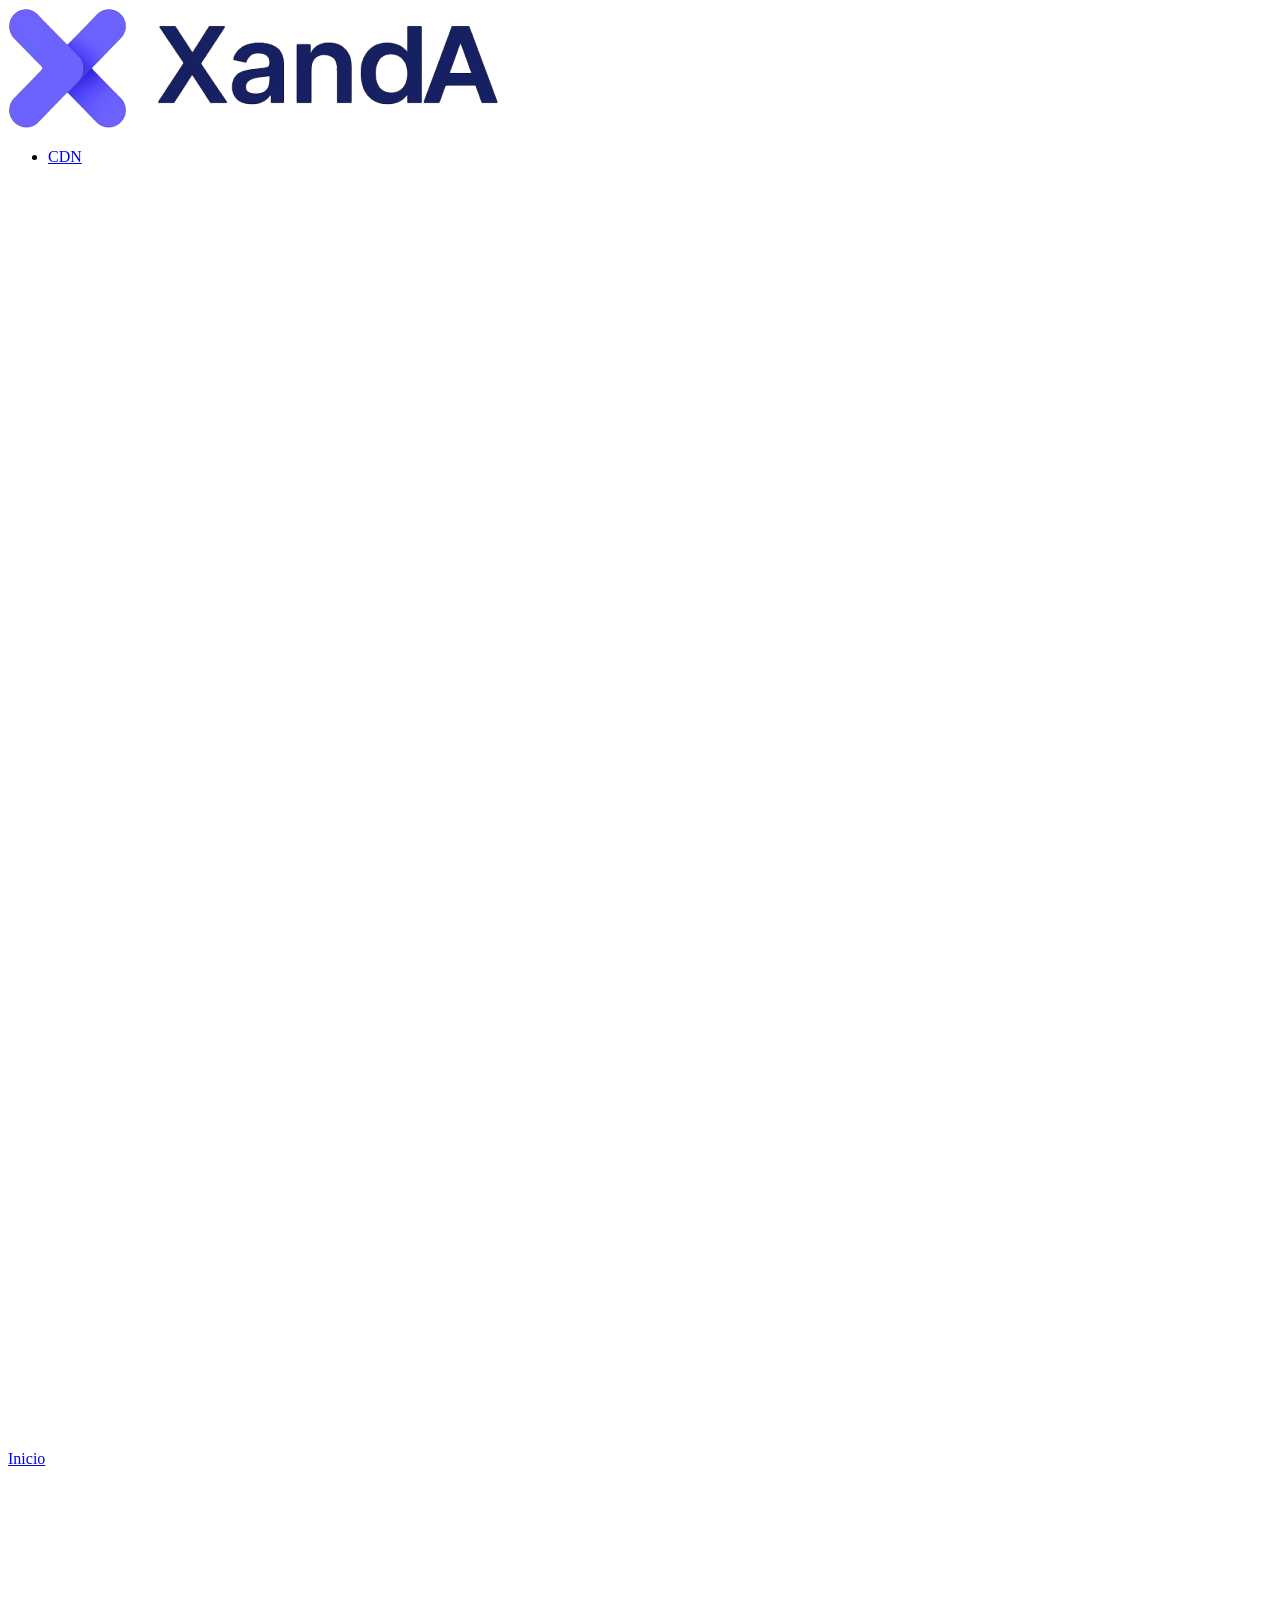
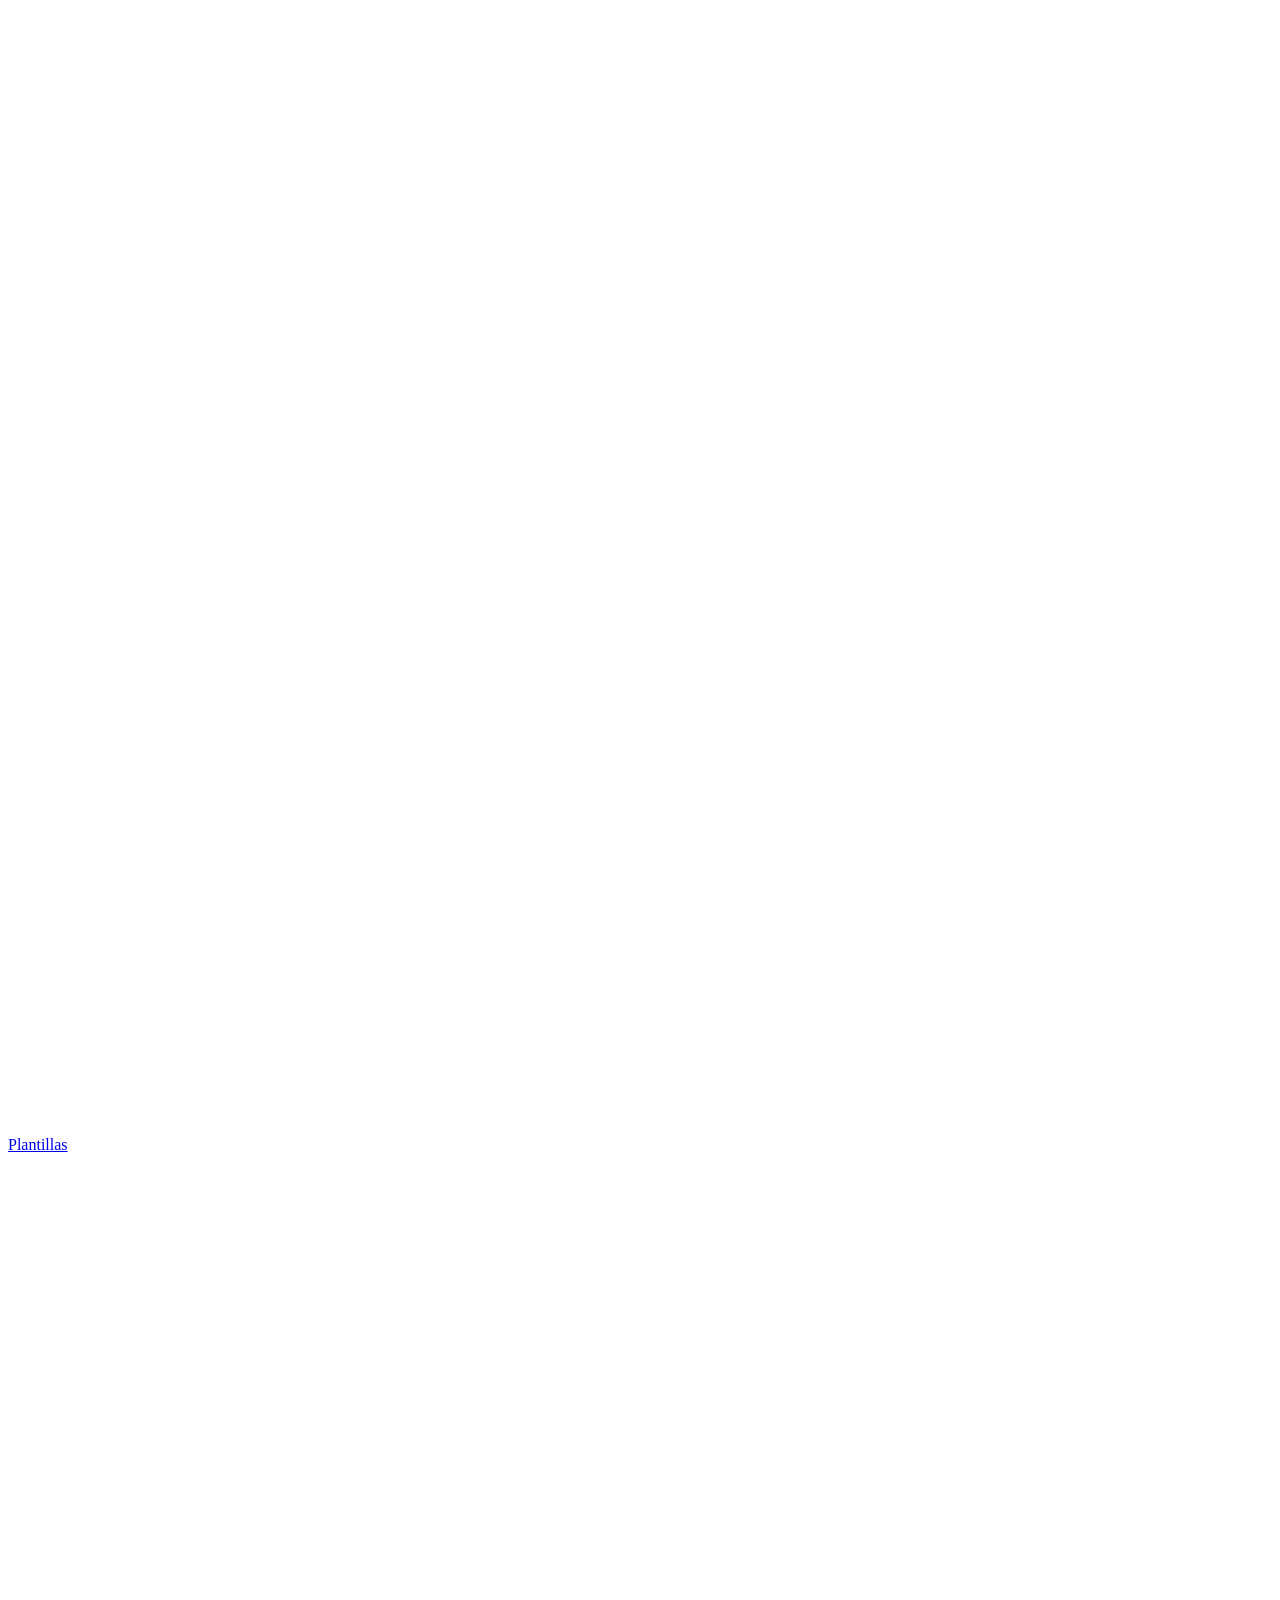
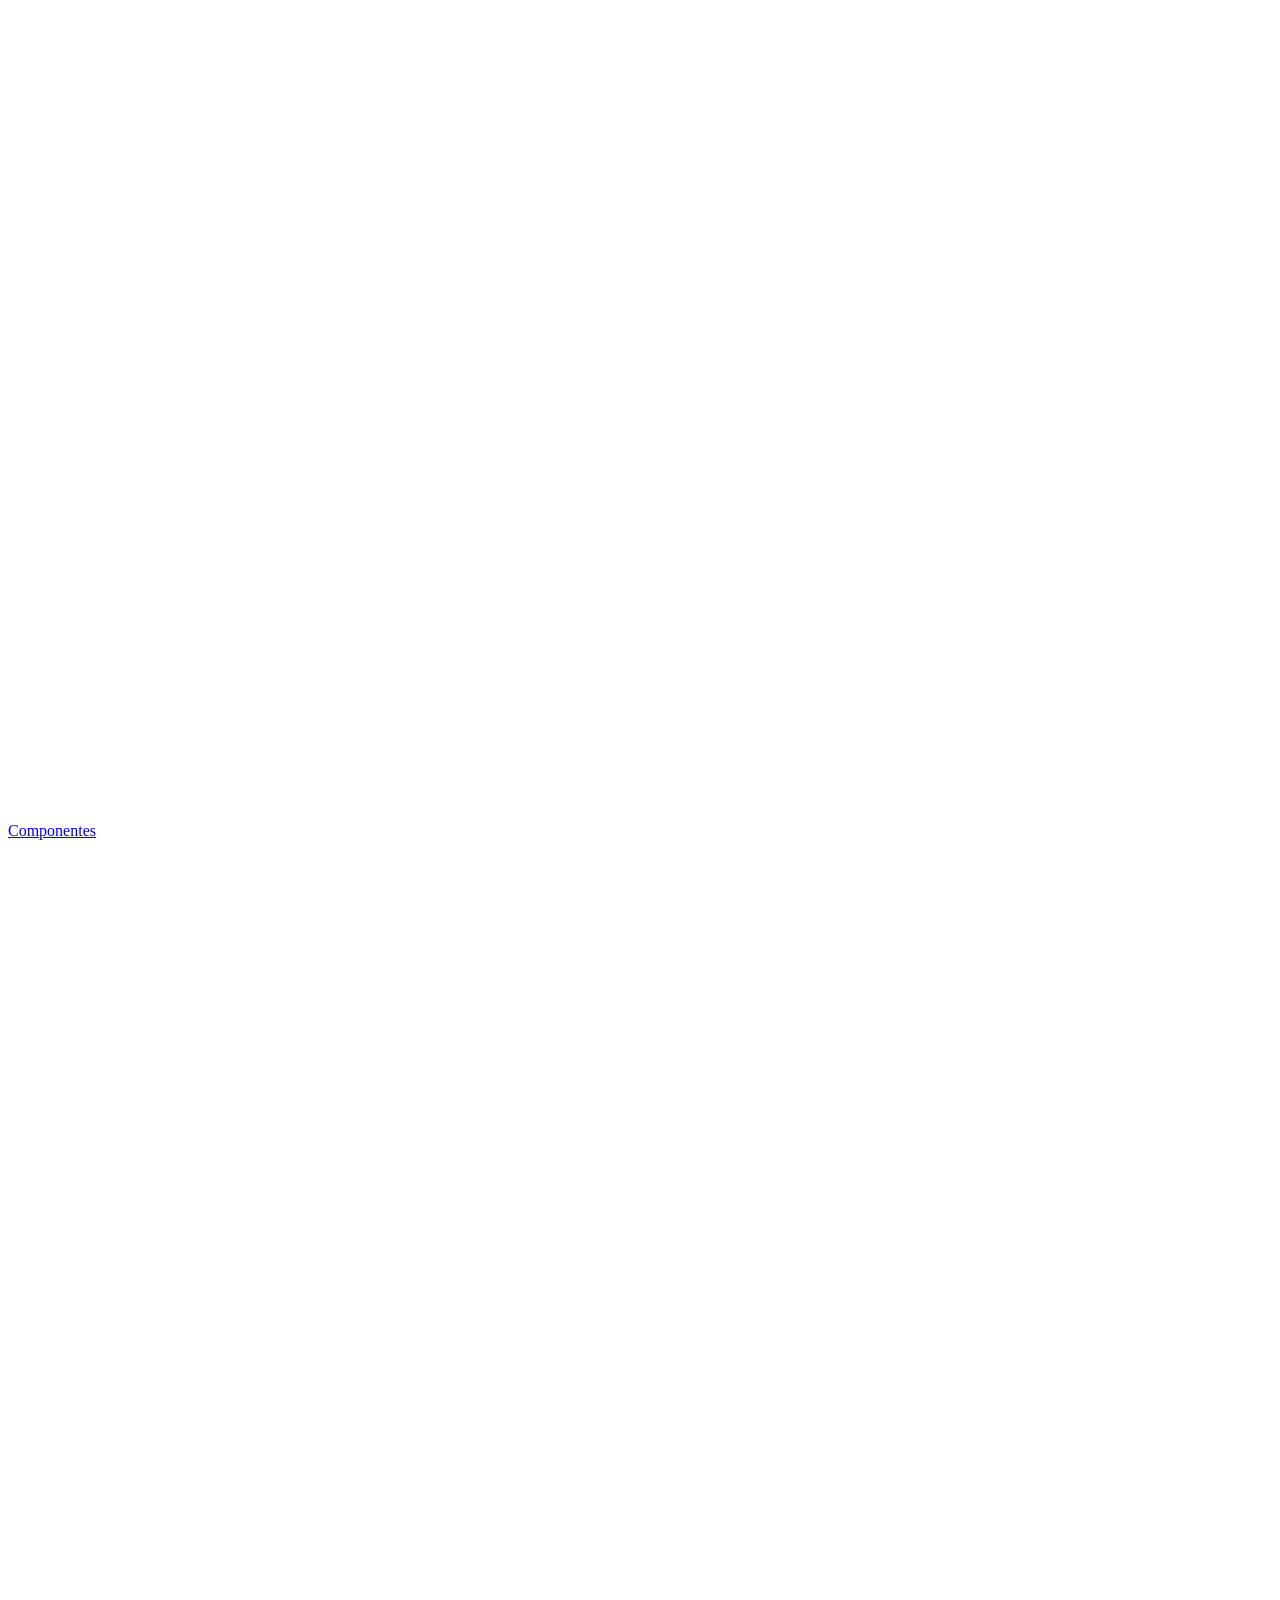
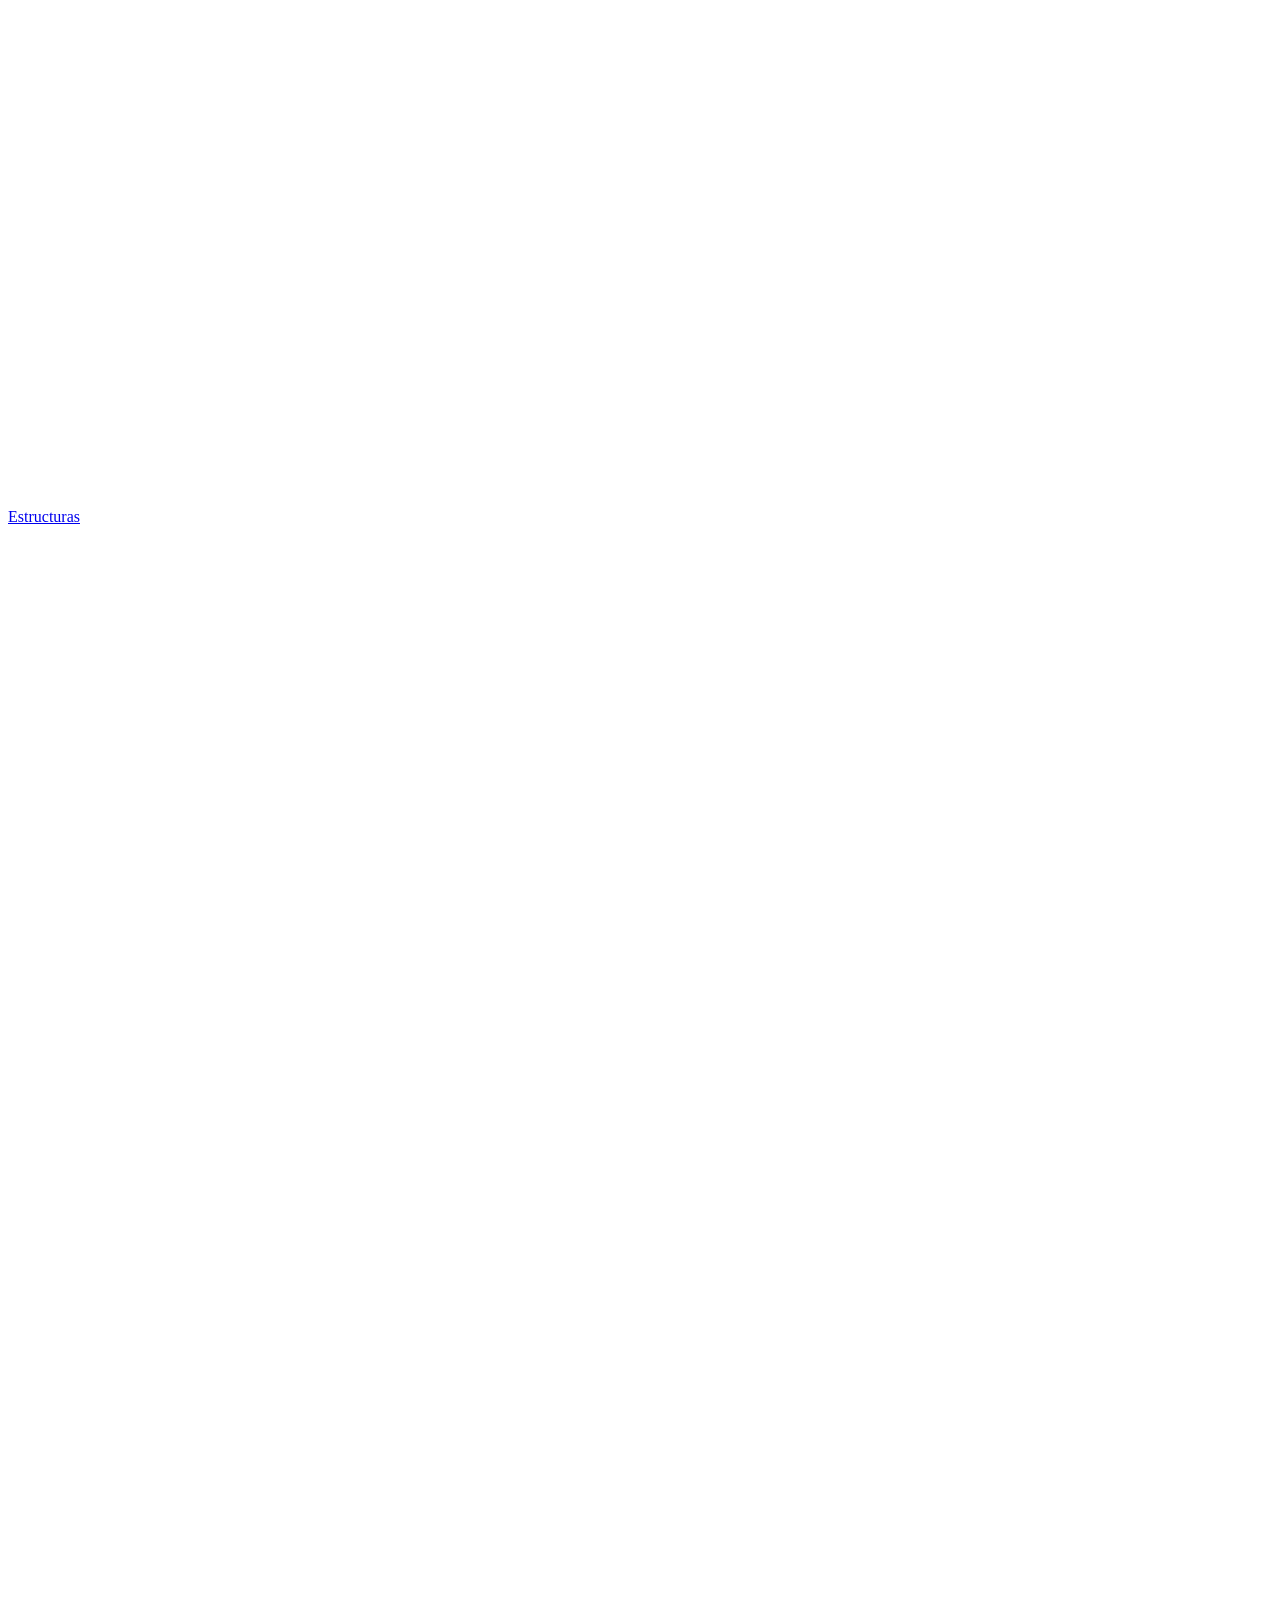
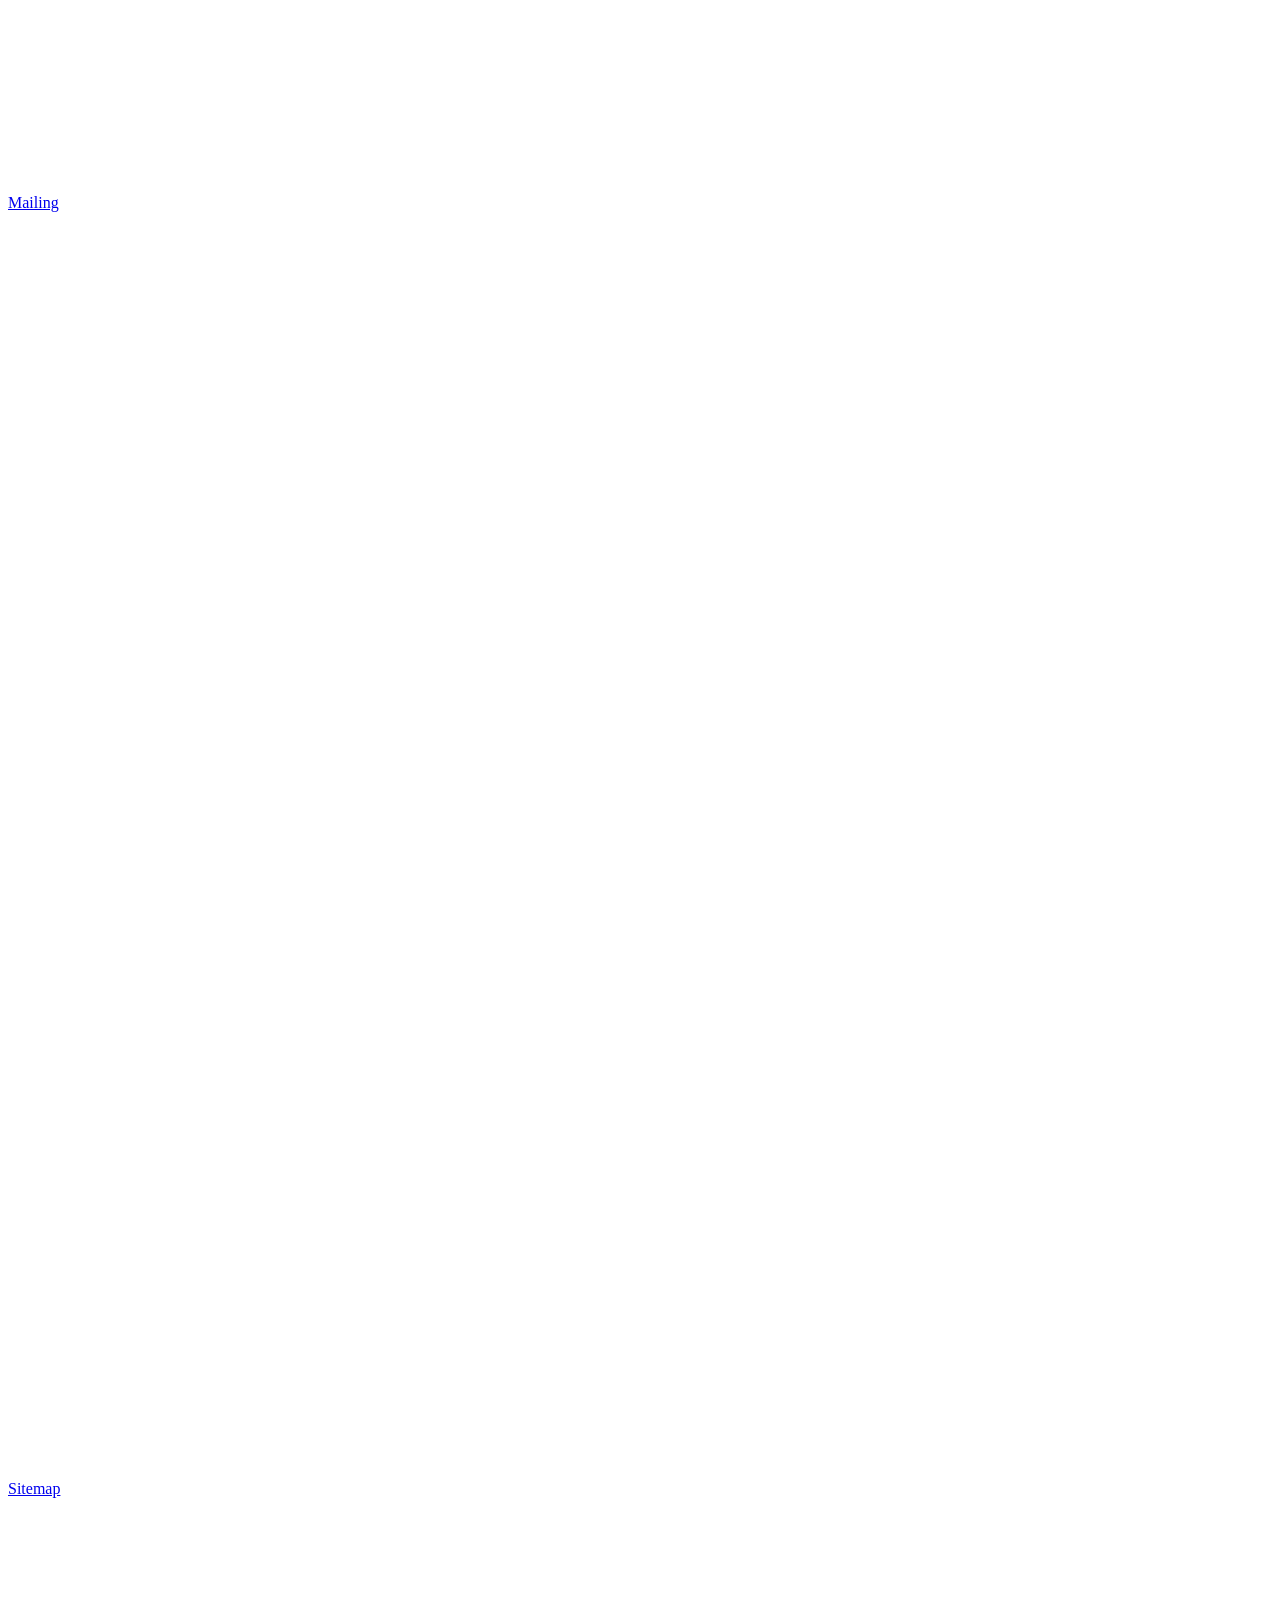
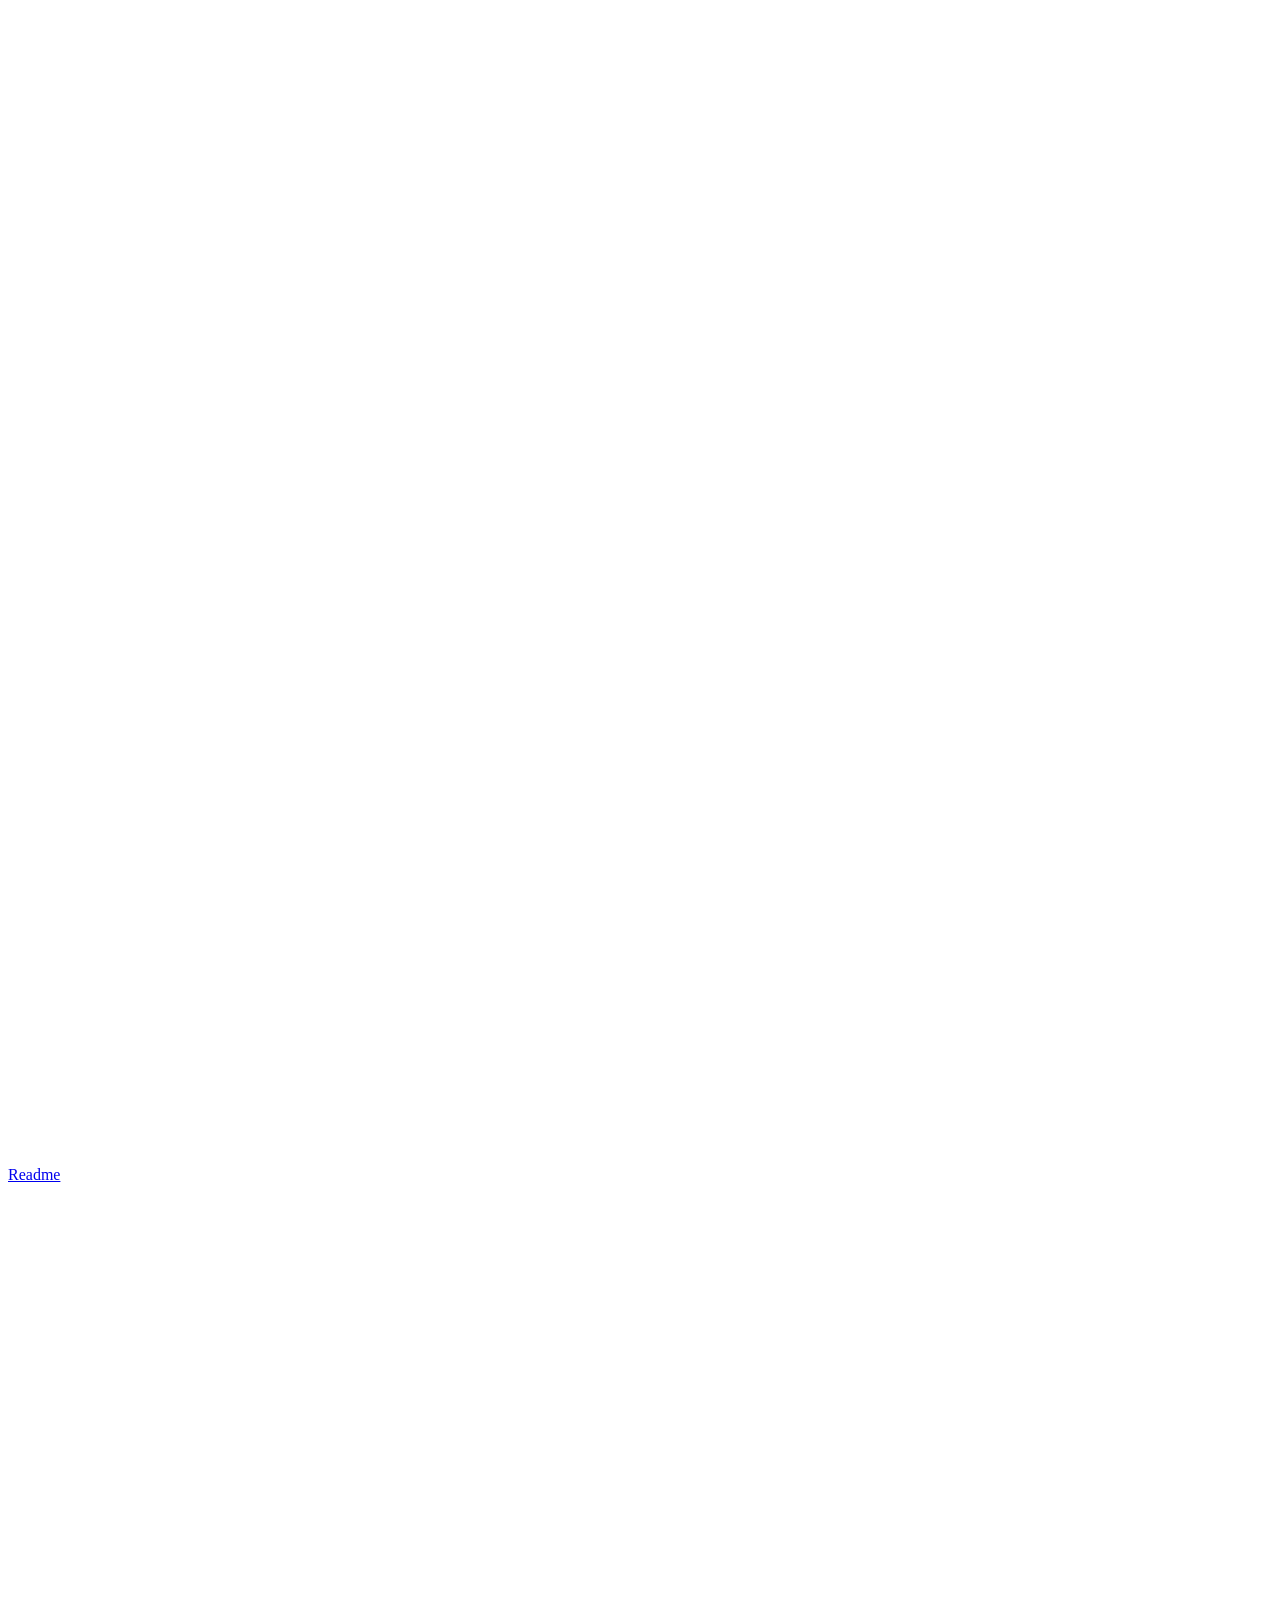
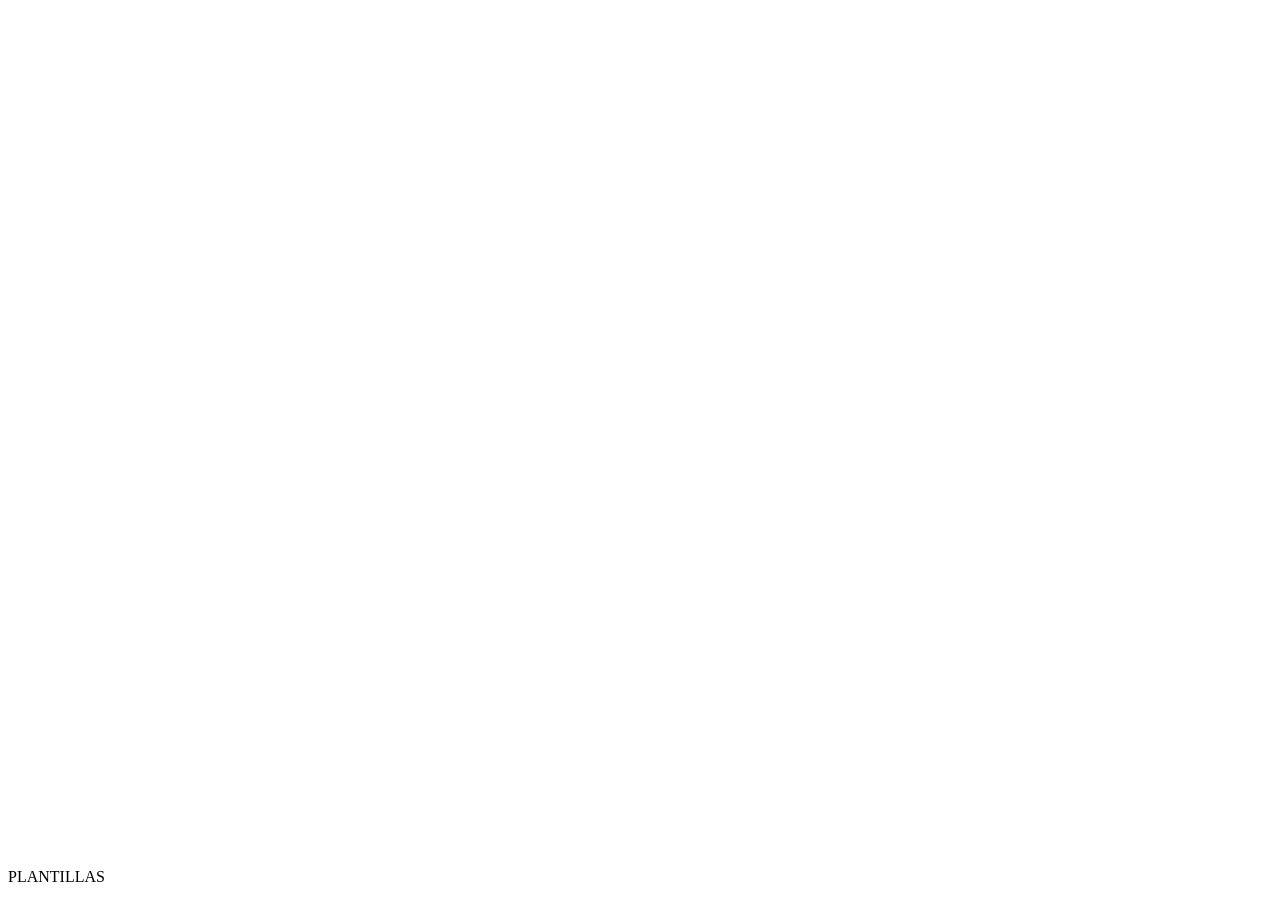
<file: src/pages/plantillas.html>
<!DOCTYPE html>
<html lang="es">
<head>
    <meta charset="UTF-8">
    <meta name="viewport" content="width=device-width, initial-scale=1.0">
    <title>Index</title>
    <meta name="date" content="2024-09-05">
    <link rel="canonical" href="URL">
    <meta name="theme-color" content="#ffffff">
    <link rel="alternate" hreflang="es" href="URL">
    <meta name="mobile-web-app-capable" content="yes">
    <meta http-equiv="X-UA-Compatible" content="IE=edge">
    <!--<meta http-equiv="X-Content-Type-Options" content="nosniff">
    <meta http-equiv="Referrer-Policy" content="no-referrer-when-downgrade">-->
    
    <!-- SEO -->
    <meta name="description" content="Descripcion">
    <meta name="keywords" content="Palabras clave">
    <meta name="author" content="Autor">
    <meta name="robots" content="index, follow">
    <meta name="googlebot" content="index, follow">
    <meta name="subject" content="Subject">
    <meta name="rating" content="General">
    
    <!-- Open Graph para Redes Sociales -->
    <meta property="og:title" content="Titulo">
    <meta property="og:type" content="website">
    <meta property="og:url" content="URL">
    <meta property="og:description" content="Descripcion">
    <meta property="og:locale" content="es_MX">
    <meta property="og:site_name" content="nombre">
    <meta property="og:image" content="assets/images/">

    <!-- Twitter Cards -->
    <meta name="twitter:card" content="summary_large_image">
    <meta name="twitter:title" content="Titulo">
    <meta name="twitter:description" content="Descripcion">
    <meta name="twitter:site" content="nombre">
    <meta name="twitter:image" content="assets/images/">
    <meta property="og:image:alt" content="Titulo">

    <!-- Favicon -->
    <link rel="icon" href="favicon.ico">
    <link rel="icon" href="favicon.ico" type="image/x-icon">
    <link rel="shortcut icon" href="favicon.ico" type="image/x-icon">

    <!-- Apple Touch Icon -->
    <link rel="apple-touch-icon" sizes="180x180" href="/src/assets/images/icons/apple-touch-icon-180x180.png">
    <link rel="apple-touch-icon" sizes="152x152" href="/src/assets/images/icons/apple-touch-icon-152x152.png">
    <link rel="apple-touch-icon" sizes="120x120" href="/src/assets/images/icons/apple-touch-icon-120x120.png">
    <link rel="apple-touch-icon" sizes="76x76" href="/src/assets/images/icons/apple-touch-icon-76x76.png">

    <!-- Iconos para Android -->
    <link rel="icon" sizes="192x192" href="/src/assets/images/icons/android-chrome-192x192.png">
    <link rel="icon" sizes="512x512" href="/src/assets/images/icons/android-chrome-512x512.png">

    <!-- Otros formatos -->
    <link rel="icon" type="image/png" sizes="32x32" href="/src/assets/images/icons/favicon-32x32.png">
    <link rel="icon" type="image/png" sizes="16x16" href="/src/assets/images/icons/favicon-16x16.png">

    <!-- AWESOME  -->
    <link href="https://cdnjs.cloudflare.com/ajax/libs/font-awesome/6.0.0-beta3/css/all.min.css" rel="stylesheet">

    <!-- AOS -->
    <link href="https://unpkg.com/aos@2.3.1/dist/aos.css" rel="stylesheet">

    <!-- CSS -->
    <link rel="stylesheet" href="/src/assets/styles/main.css">

    <!-- Datos Estructurados JSON-LD -->
    <script type="application/ld+json">
        {
        "@context": "https://schema.org",
        "@type": "NewsMediaOrganization",
        "name": "Nombre",
        "url": "URL",
        "logo": "assets/images/logo.png",
        "sameAs": [
            "URL Redes Sociales",
            "URL Redes Sociales"
        ],
        "description": "Descripcion",
        "founder": "Nombre del fundador",
        "foundingDate": "Año",
        "contactPoint": {
            "@type": "ContactPoint",
            "contactType": "Customer Support",
            "email": "correo electrónico",
            "url": "URL contacto"
        }
        }
    </script>

    <!-- Fuentes -->
</head>
<body class="body">
    <!-- Header -->
    <header class="header">
        <a href="index.html">
            <img src="/src/assets/images/icons/logo.png" alt="XandA" title="XandA" class="imagen-logo">
        </a>
        <nav class="navbar">
            <ul class="nav-links">
                <li><a href="pages/docs/cdn.html">CDN</a></li>
            </ul>
        </nav>
    </header>

    <!-- Main -->
    <main class="main">
        <section class="seccion-menu-opciones" id="id-seccion-menu-opciones">
            
        </section>
        <section class="seccion-contenido">
            <div class="contenedor-encabezado">
                <p class="texto-encabezado">
                    <svg viewBox="0 0 16 16" fill="none" xmlns="http://www.w3.org/2000/svg">
                        <path d="M1 6V15H6V11C6 9.89543 6.89543 9 8 9C9.10457 9 10 9.89543 10 11V15H15V6L8 0L1 6Z"/>
                    </svg>
                    PLANTILLAS
                </p>
            </div>
        </section>
    </main>

    <!-- Footer -->
    <footer class="footer">
    </footer>

    <!-- Scripts -->
    <script src="/src/assets/scripts/main.js"></script>
    <script src="/src/assets/scripts/opciones.js"></script>
</body>
</html>
</file>
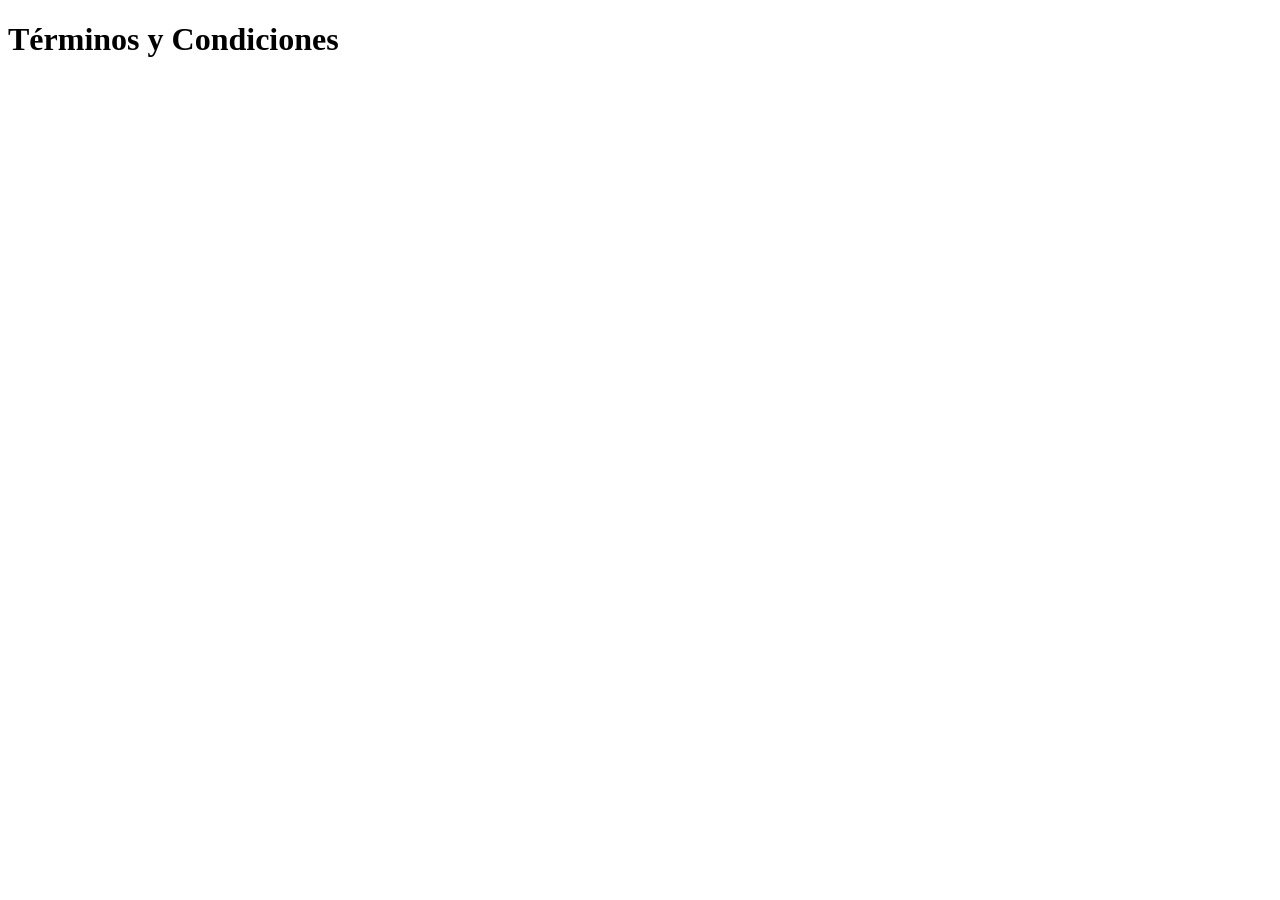
<file: src/pages/terminos-y-condiciones.html>
<!-- Contenido HTML para términos y condiciones -->
<!DOCTYPE html>
<html lang="es">
<head>
  <meta charset="UTF-8">
  <title>Términos y Condiciones</title>
</head>
<body>
  <h1>Términos y Condiciones</h1>
</body>
</html>
</file>
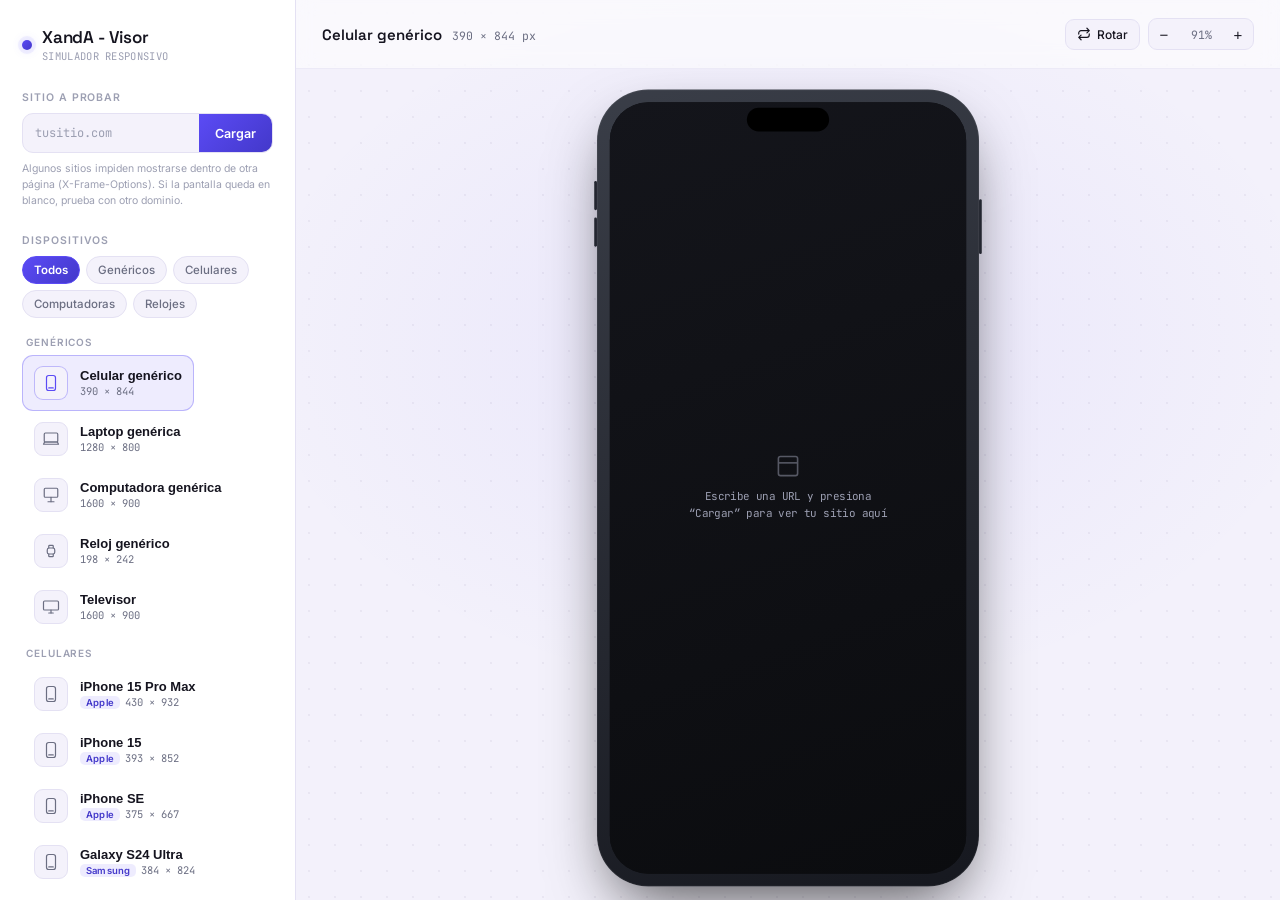
<file: src/pages/visor.html>
<!DOCTYPE html>
<html lang="es">
<head>
  <!-- Google tag (gtag.js) -->
<script async src="https://www.googletagmanager.com/gtag/js?id=G-1WMK8X3C6H"></script>
<script>
  window.dataLayer = window.dataLayer || [];
  function gtag(){dataLayer.push(arguments);}
  gtag('js', new Date());

  gtag('config', 'G-1WMK8X3C6H');
</script>
<meta charset="UTF-8">
<meta name="viewport" content="width=device-width, initial-scale=1.0">
<title>Lightbox — Simulador de diseño responsivo</title>
<link rel="preconnect" href="https://fonts.googleapis.com">
<link rel="preconnect" href="https://fonts.gstatic.com" crossorigin>
<link href="https://fonts.googleapis.com/css2?family=Space+Grotesk:wght@400;500;600;700&family=Inter:wght@400;500;600&family=JetBrains+Mono:wght@400;500&display=swap" rel="stylesheet">
<style>
  :root{
    --void:#F3F1FB;
    --panel:#FFFFFF;
    --panel-2:#F4F2FB;
    --line:#E4E1F3;
    --line-soft:#ECEAF7;
    --text:#15141F;
    --muted:#6B6E82;
    --muted-2:#9C9FB2;
    --purple:#5B4BF5;
    --purple-deep:#4338CA;
    --purple-dim:rgba(91,75,245,0.10);
    --metal-1:#3A3E48;
    --metal-2:#232630;
    --metal-3:#16181F;
    --radius-lg:22px;
  }

  *{box-sizing:border-box; margin:0; padding:0;}
  html,body{height:100%;}
  body{
    background:var(--void);
    color:var(--text);
    font-family:'Inter',sans-serif;
    overflow:hidden;
  }
  @media (prefers-reduced-motion: reduce){
    *{animation-duration:0.001s !important; transition-duration:0.001s !important;}
  }

  .app{
    display:grid;
    grid-template-columns:296px 1fr;
    height:100vh;
  }

  /* ============ SIDEBAR ============ */
  .sidebar{
    background:var(--panel);
    border-right:1px solid var(--line);
    display:flex;
    flex-direction:column;
    padding:26px 22px;
    overflow-y:auto;
  }
  .brand{
    display:flex;
    align-items:center;
    gap:10px;
    margin-bottom:28px;
  }
  .brand .dot{
    width:10px; height:10px; border-radius:50%;
    background:linear-gradient(135deg, var(--purple), var(--purple-deep));
    box-shadow:0 0 10px 2px var(--purple-dim), 0 0 0 4px rgba(91,75,245,0.07);
    flex-shrink:0;
  }
  .brand h1{
    font-family:'Space Grotesk', sans-serif;
    font-size:17px;
    font-weight:600;
    letter-spacing:-0.01em;
  }
  .brand p{
    font-size:10.5px;
    color:var(--muted-2);
    font-family:'JetBrains Mono', monospace;
    letter-spacing:0.03em;
    margin-top:1px;
  }

  .field-label{
    font-size:10.5px;
    text-transform:uppercase;
    letter-spacing:0.09em;
    color:var(--muted-2);
    font-weight:600;
    margin-bottom:9px;
    display:block;
  }

  .url-block{ margin-bottom:26px; }
  .url-row{
    display:flex;
    background:var(--panel-2);
    border:1px solid var(--line);
    border-radius:11px;
    overflow:hidden;
    transition:border-color .15s ease, box-shadow .15s ease;
  }
  .url-row:focus-within{
    border-color:rgba(91,75,245,0.55);
    box-shadow:0 0 0 3px var(--purple-dim);
  }
  .url-row input{
    flex:1;
    background:transparent;
    border:none;
    outline:none;
    color:var(--text);
    font-family:'JetBrains Mono', monospace;
    font-size:12px;
    padding:11px 12px;
    min-width:0;
  }
  .url-row input::placeholder{ color:var(--muted-2); }
  .url-row button{
    background:linear-gradient(135deg, var(--purple), var(--purple-deep));
    color:#fff;
    border:none;
    font-family:'Inter',sans-serif;
    font-weight:600;
    font-size:12.5px;
    padding:0 16px;
    cursor:pointer;
    transition:filter .15s ease;
    flex-shrink:0;
  }
  .url-row button:hover{ filter:brightness(1.08); }
  .url-hint{
    font-size:10.5px;
    color:var(--muted-2);
    margin-top:8px;
    line-height:1.5;
  }

  .cat-tabs{
    display:flex;
    flex-wrap:wrap;
    gap:6px;
    margin-bottom:16px;
  }
  .cat-tab{
    background:var(--panel-2);
    border:1px solid var(--line);
    color:var(--muted);
    font-family:'Inter', sans-serif;
    font-size:11.5px;
    font-weight:500;
    padding:6px 11px;
    border-radius:20px;
    cursor:pointer;
    transition:background .15s ease, color .15s ease, border-color .15s ease;
  }
  .cat-tab:hover{ color:var(--text); border-color:#CFCBE8; }
  .cat-tab.active{
    background:linear-gradient(135deg, var(--purple), var(--purple-deep));
    border-color:var(--purple);
    color:#fff;
    font-weight:600;
  }

  .cat-section{ margin-bottom:4px; }
  .cat-heading{
    font-size:10px;
    text-transform:uppercase;
    letter-spacing:0.09em;
    color:var(--muted-2);
    font-weight:600;
    padding:14px 4px 7px;
  }
  .cat-heading:first-child{ padding-top:2px; }

  .brand-block{ margin-bottom:2px; }
  .brand-heading{
    display:flex; align-items:center; gap:8px;
    font-size:10.5px;
    text-transform:uppercase;
    letter-spacing:0.08em;
    color:var(--purple-deep);
    font-weight:700;
    padding:14px 4px 7px;
  }
  .brand-heading:first-child{ padding-top:2px; }
  .brand-heading::after{
    content:'';
    flex:1;
    height:1px;
    background:var(--line);
  }

  .device-list{
    display:flex;
    flex-direction:column;
    gap:6px;
    margin-bottom:8px;
  }
  .device-item{
    display:flex;
    align-items:center;
    gap:12px;
    background:transparent;
    border:1px solid transparent;
    border-radius:11px;
    padding:10px 11px;
    cursor:pointer;
    text-align:left;
    color:var(--text);
    transition:background .15s ease, border-color .15s ease;
  }
  .device-item:hover{ background:var(--panel-2); }
  .device-item.active{
    background:var(--purple-dim);
    border-color:rgba(91,75,245,0.35);
  }
  .device-item .icon{
    width:34px; height:34px;
    flex-shrink:0;
    display:flex; align-items:center; justify-content:center;
    background:var(--panel-2);
    border:1px solid var(--line);
    border-radius:9px;
    color:var(--muted);
  }
  .device-item.active .icon{ color:var(--purple); border-color:rgba(91,75,245,0.35); }
  .device-item svg{ width:18px; height:18px; }
  .device-item .meta{ display:flex; flex-direction:column; min-width:0; }
  .device-item .meta strong{ font-size:13px; font-weight:600; }
  .device-item .meta .sub{
    display:flex; align-items:center; gap:5px;
    font-size:10.5px;
    color:var(--muted);
    font-family:'JetBrains Mono', monospace;
    margin-top:1px;
  }
  .device-item .meta .brand-tag{
    font-family:'Inter', sans-serif;
    font-size:9.5px;
    font-weight:600;
    letter-spacing:0.02em;
    color:var(--purple-deep);
    background:var(--purple-dim);
    padding:1px 6px;
    border-radius:5px;
  }

  .sidebar-footer{
    margin-top:auto;
    padding-top:20px;
    border-top:1px solid var(--line-soft);
    font-size:10.5px;
    color:var(--muted-2);
    line-height:1.6;
  }

  /* ============ STAGE ============ */
  .stage{
    position:relative;
    overflow:hidden;
    background:
      radial-gradient(ellipse 900px 600px at 50% 38%, rgba(91,75,245,0.07), transparent 60%),
      var(--void);
  }
  .stage::before{
    content:'';
    position:absolute; inset:0;
    background-image:radial-gradient(rgba(60,50,110,0.06) 1px, transparent 1px);
    background-size:26px 26px;
    pointer-events:none;
  }

  .topbar{
    position:relative;
    z-index:5;
    display:flex;
    align-items:center;
    justify-content:space-between;
    padding:18px 26px;
    border-bottom:1px solid var(--line-soft);
    background:rgba(255,255,255,0.55);
    backdrop-filter:blur(10px);
  }
  .topbar .info{ display:flex; align-items:baseline; gap:10px; }
  .topbar .info h2{
    font-family:'Space Grotesk', sans-serif;
    font-size:15px;
    font-weight:600;
  }
  .topbar .info span{
    font-family:'JetBrains Mono', monospace;
    font-size:11.5px;
    color:var(--muted);
  }
  .topbar .actions{ display:flex; align-items:center; gap:8px; }

  .chip-btn{
    display:flex; align-items:center; gap:6px;
    background:var(--panel-2);
    border:1px solid var(--line);
    color:var(--text);
    border-radius:9px;
    padding:7px 11px;
    font-family:'Inter', sans-serif;
    font-size:12px;
    font-weight:500;
    cursor:pointer;
    transition:background .15s ease, border-color .15s ease;
  }
  .chip-btn:hover{ background:#EAE7F7; border-color:#CFCBE8; }
  .chip-btn svg{ width:14px; height:14px; }
  .zoom-group{
    display:flex; align-items:center;
    background:var(--panel-2);
    border:1px solid var(--line);
    border-radius:9px;
    overflow:hidden;
  }
  .zoom-group button{
    background:transparent; border:none; color:var(--text);
    width:30px; height:30px; cursor:pointer; font-size:15px;
    display:flex; align-items:center; justify-content:center;
  }
  .zoom-group button:hover{ background:#EAE7F7; }
  .zoom-group .val{
    font-family:'JetBrains Mono', monospace;
    font-size:11.5px;
    color:var(--muted);
    padding:0 8px;
    min-width:44px;
    text-align:center;
  }

  .frame-wrap{
    position:relative;
    z-index:2;
    height:calc(100vh - 63px);
    display:flex;
    align-items:center;
    justify-content:center;
    padding:40px;
  }

  #stageInner{
    position:relative;
    transform-origin:center center;
    transition:transform .28s cubic-bezier(.2,.7,.3,1);
  }

  .glow{
    position:absolute;
    left:50%; top:50%;
    transform:translate(-50%,-50%);
    border-radius:50%;
    background:radial-gradient(circle, rgba(91,75,245,0.20), transparent 70%);
    filter:blur(50px);
    z-index:0;
    animation:pulse 5s ease-in-out infinite;
  }
  @keyframes pulse{
    0%,100%{ opacity:0.7; }
    50%{ opacity:1; }
  }

  .device-frame{
    position:relative;
    z-index:1;
  }
  .screen{
    position:relative;
    overflow:hidden;
    background:#0b0c0f;
  }
  .screen iframe{
    width:100%; height:100%;
    border:none;
    background:#fff;
    display:block;
  }
  .screen .placeholder{
    position:absolute; inset:0;
    display:flex; flex-direction:column; align-items:center; justify-content:center;
    gap:10px;
    background:linear-gradient(160deg, #14151b, #0b0c0f);
    color:var(--muted-2);
    text-align:center;
    padding:24px;
  }
  .screen .placeholder svg{ width:28px; height:28px; opacity:0.5; }
  .screen .placeholder p{ font-size:12px; font-family:'JetBrains Mono', monospace; max-width:220px; line-height:1.6; }

  /* ---- PHONE ---- */
  .device-frame.phone{
    width:calc(var(--w) * 1px + 28px);
    height:calc(var(--h) * 1px + 28px);
    background:linear-gradient(160deg, var(--metal-1), var(--metal-3));
    border-radius:56px;
    padding:14px;
    box-shadow:0 30px 70px -20px rgba(0,0,0,0.7), inset 0 0 0 1px rgba(255,255,255,0.06);
  }
  .device-frame.phone .screen{
    width:100%; height:100%;
    border-radius:42px;
  }
  .device-frame.phone .island{
    position:absolute;
    top:20px; left:50%; transform:translateX(-50%);
    width:90px; height:26px;
    background:#000;
    border-radius:20px;
    z-index:3;
  }
  .device-frame.phone .btn{
    position:absolute;
    background:var(--metal-2);
    border-radius:3px;
  }
  .device-frame.phone .btn.power{ right:-3px; top:120px; width:3px; height:60px; }
  .device-frame.phone .btn.vol1{ left:-3px; top:100px; width:3px; height:32px; }
  .device-frame.phone .btn.vol2{ left:-3px; top:140px; width:3px; height:32px; }

  /* ---- LAPTOP ---- */
  .device-frame.laptop{ display:flex; flex-direction:column; align-items:center; }
  .laptop .lid{
    width:calc(var(--w) * 1px + 26px);
    height:calc(var(--h) * 1px + 16px);
    background:linear-gradient(170deg, var(--metal-1), var(--metal-3));
    border-radius:16px 16px 4px 4px;
    padding:9px 13px 7px;
    box-shadow:0 30px 70px -20px rgba(0,0,0,0.7), inset 0 0 0 1px rgba(255,255,255,0.05);
    position:relative;
  }
  .laptop .lid::before{
    content:'';
    position:absolute; top:2px; left:50%; transform:translateX(-50%);
    width:6px; height:6px; border-radius:50%;
    background:#000;
    box-shadow:0 0 0 2px rgba(255,255,255,0.03);
  }
  .laptop .screen{ width:100%; height:100%; border-radius:3px; }
  .laptop .hinge{
    width:calc(var(--w) * 1px + 26px);
    height:9px;
    background:linear-gradient(180deg, #101218, #05060a);
  }
  .laptop .base{
    width:calc(var(--w) * 1px + 96px);
    height:16px;
    background:linear-gradient(180deg, var(--metal-1), var(--metal-2));
    clip-path:polygon(2% 0, 98% 0, 100% 100%, 0% 100%);
    position:relative;
    box-shadow:0 14px 26px -10px rgba(0,0,0,0.6);
  }
  .laptop .base::before{
    content:'';
    position:absolute; top:0; left:50%; transform:translateX(-50%);
    width:120px; height:5px;
    background:#05060a;
    border-radius:0 0 8px 8px;
  }

  /* ---- DESKTOP ---- */
  .device-frame.desktop{ display:flex; flex-direction:column; align-items:center; }
  .desktop .monitor{
    width:calc(var(--w) * 1px + 40px);
    height:calc(var(--h) * 1px + 74px);
    background:linear-gradient(165deg, var(--metal-1), var(--metal-3));
    border-radius:16px;
    padding:20px 20px 54px;
    box-shadow:0 30px 70px -20px rgba(0,0,0,0.7), inset 0 0 0 1px rgba(255,255,255,0.05);
    position:relative;
  }
  .desktop .monitor::after{
    content:'';
    position:absolute; bottom:22px; left:50%; transform:translateX(-50%);
    width:9px; height:9px; border-radius:50%;
    background:radial-gradient(circle at 35% 35%, #7a5138, #3a2214);
  }
  .desktop .screen{ width:100%; height:100%; border-radius:2px; }
  .desktop .neck{
    width:64px; height:64px;
    background:linear-gradient(180deg, var(--metal-1), var(--metal-2));
    margin-top:-2px;
  }
  .desktop .base{
    width:280px; height:14px;
    border-radius:10px;
    background:linear-gradient(180deg, var(--metal-1), var(--metal-2));
    box-shadow:0 16px 30px -10px rgba(0,0,0,0.65);
  }

  /* ---- TV ---- */
  .device-frame.tv{ display:flex; flex-direction:column; align-items:center; }
  .tv .panel{
    width:calc(var(--w) * 1px + 16px);
    height:calc(var(--h) * 1px + 16px);
    background:linear-gradient(160deg, #202329, #101216);
    border-radius:7px;
    padding:8px;
    box-shadow:0 40px 90px -25px rgba(0,0,0,0.8), inset 0 0 0 1px rgba(255,255,255,0.04);
  }
  .tv .screen{ width:100%; height:100%; border-radius:1px; }
  .tv .stand-row{ display:flex; gap:calc(var(--w) * 1px * 0.55); margin-top:2px; }
  .tv .foot{
    width:14px; height:34px;
    background:linear-gradient(180deg, var(--metal-1), var(--metal-2));
    border-radius:0 0 4px 4px;
    transform:perspective(60px) rotateX(6deg);
  }

  /* ---- WATCH ---- */
  .device-frame.watch{ display:flex; flex-direction:column; align-items:center; }
  .watch .band{
    width:calc(var(--w) * 1px * 0.62);
    height:34px;
    background:linear-gradient(180deg, #26282f, #16171b);
    border-radius:12px 12px 0 0;
  }
  .watch .case{
    width:calc(var(--w) * 1px + 22px);
    height:calc(var(--h) * 1px + 22px);
    background:linear-gradient(160deg, var(--metal-1), var(--metal-3));
    border-radius:46px;
    padding:11px;
    position:relative;
    box-shadow:0 30px 60px -18px rgba(0,0,0,0.7), inset 0 0 0 1px rgba(255,255,255,0.06);
  }
  .watch .screen{ width:100%; height:100%; border-radius:36px; }
  .watch .crown{
    position:absolute; right:-6px; top:38%;
    width:8px; height:22px;
    border-radius:3px;
    background:linear-gradient(90deg, var(--metal-1), var(--metal-3));
  }
  .watch .side-btn{
    position:absolute; right:-5px; top:62%;
    width:6px; height:16px;
    border-radius:3px;
    background:linear-gradient(90deg, var(--metal-1), var(--metal-3));
  }
  .watch .band.bottom{ border-radius:0 0 12px 12px; }

  /* ---- WATCH ROUND (Samsung / Google) ---- */
  .device-frame.watch-round{ display:flex; flex-direction:column; align-items:center; }
  .watch-round .band{
    width:calc(var(--w) * 1px * 0.5);
    height:30px;
    background:linear-gradient(180deg, #26282f, #16171b);
    border-radius:10px 10px 0 0;
  }
  .watch-round .band.bottom{ border-radius:0 0 10px 10px; }
  .watch-round .case{
    width:calc(var(--w) * 1px + 22px);
    height:calc(var(--h) * 1px + 22px);
    background:linear-gradient(160deg, var(--metal-1), var(--metal-3));
    border-radius:50%;
    padding:11px;
    position:relative;
    box-shadow:0 30px 60px -18px rgba(0,0,0,0.7), inset 0 0 0 1px rgba(255,255,255,0.06);
  }
  .watch-round .screen{ width:100%; height:100%; border-radius:50%; }
  .watch-round .crown{
    position:absolute; right:-6px; top:42%;
    width:8px; height:18px;
    border-radius:3px;
    background:linear-gradient(90deg, var(--metal-1), var(--metal-3));
  }
  .watch-round .side-btn{
    position:absolute; right:-5px; top:60%;
    width:6px; height:14px;
    border-radius:3px;
    background:linear-gradient(90deg, var(--metal-1), var(--metal-3));
  }

  ::-webkit-scrollbar{ width:9px; height:9px; }
  ::-webkit-scrollbar-track{ background:transparent; }
  ::-webkit-scrollbar-thumb{ background:#D9D6EC; border-radius:6px; }
</style>
</head>
<body>

<div class="app">

  <!-- ============ SIDEBAR ============ -->
  <aside class="sidebar">
    <div class="brand">
      <span class="dot"></span>
      <div>
        <h1>XandA - Visor</h1>
        <p>SIMULADOR RESPONSIVO</p>
      </div>
    </div>

    <div class="url-block">
      <label class="field-label">Sitio a probar</label>
      <div class="url-row">
        <input id="urlInput" type="text" placeholder="tusitio.com" value="">
        <button id="loadBtn">Cargar</button>
      </div>
      <p class="url-hint">Algunos sitios impiden mostrarse dentro de otra página (X-Frame-Options). Si la pantalla queda en blanco, prueba con otro dominio.</p>
    </div>

    <label class="field-label">Dispositivos</label>
    <div class="cat-tabs" id="catTabs"></div>
    <div class="device-list" id="deviceList"></div>

    <div class="sidebar-footer">
      El marco se ajusta automáticamente al tamaño de tu ventana.<br>
      Usa el zoom del panel superior para ver el detalle.
    </div>
  </aside>

  <!-- ============ STAGE ============ -->
  <main class="stage">
    <div class="topbar">
      <div class="info">
        <h2 id="deviceName">—</h2>
        <span id="deviceDims">—</span>
      </div>
      <div class="actions">
        <button class="chip-btn" id="rotateBtn" style="display:none">
          <svg viewBox="0 0 24 24" fill="none" stroke="currentColor" stroke-width="2" stroke-linecap="round" stroke-linejoin="round"><path d="M17 2.1l4 4-4 4"/><path d="M3 12.2v-2a4 4 0 0 1 4-4h12.8M7 21.9l-4-4 4-4"/><path d="M21 11.8v2a4 4 0 0 1-4 4H4.2"/></svg>
          Rotar
        </button>
        <div class="zoom-group">
          <button id="zoomOut">−</button>
          <span class="val" id="zoomVal">100%</span>
          <button id="zoomIn">+</button>
        </div>
      </div>
    </div>

    <div class="frame-wrap">
      <div id="stageInner">
        <div class="glow" id="glowEl"></div>
        <div id="frameSlot"></div>
      </div>
    </div>
  </main>

</div>

<script>
  const typeIcons = {
    phone:'<rect x="6" y="2" width="12" height="20" rx="3"/><line x1="9" y1="18.5" x2="15" y2="18.5"/>',
    laptop:'<rect x="3" y="4" width="18" height="12" rx="1.5"/><path d="M2 19h20l-1.5-3h-17z"/>',
    desktop:'<rect x="3" y="3" width="18" height="12" rx="1.5"/><line x1="8" y1="21" x2="16" y2="21"/><line x1="12" y1="15" x2="12" y2="21"/>',
    watch:'<rect x="7" y="8" width="10" height="8" rx="2.5"/><path d="M9 8V5.5a1 1 0 0 1 1-1h4a1 1 0 0 1 1 1V8"/><path d="M9 16v2.5a1 1 0 0 0 1 1h4a1 1 0 0 0 1-1V16"/>',
    'watch-round':'<circle cx="12" cy="12" r="6.5"/><path d="M9 8V5.5a1 1 0 0 1 1-1h4a1 1 0 0 1 1 1V8"/><path d="M9 16v2.5a1 1 0 0 0 1 1h4a1 1 0 0 0 1-1V16"/>',
    tv:'<rect x="2" y="4" width="20" height="12" rx="1.5"/><line x1="9" y1="20" x2="15" y2="20"/><line x1="12" y1="16" x2="12" y2="20"/>'
  };

  const categories = [
    { id:'all', label:'Todos' },
    { id:'generic', label:'Genéricos' },
    { id:'phone', label:'Celulares' },
    { id:'computer', label:'Computadoras' },
    { id:'watch', label:'Relojes' }
  ];

  const devices = [
    // ---- GENÉRICOS ----
    { id:'gen-phone', name:'Celular genérico', category:'generic', type:'phone', w:390, h:844, glow:210 },
    { id:'gen-laptop', name:'Laptop genérica', category:'generic', type:'laptop', w:1280, h:800, glow:260 },
    { id:'gen-desktop', name:'Computadora genérica', category:'generic', type:'desktop', w:1600, h:900, glow:280 },
    { id:'gen-watch', name:'Reloj genérico', category:'generic', type:'watch', w:198, h:242, glow:180 },
    { id:'gen-tv', name:'Televisor', category:'generic', type:'tv', w:1600, h:900, glow:320 },

    // ---- CELULARES ----
    { id:'iphone-15-pro-max', name:'iPhone 15 Pro Max', brand:'Apple', category:'phone', type:'phone', w:430, h:932, glow:220 },
    { id:'iphone-15', name:'iPhone 15', brand:'Apple', category:'phone', type:'phone', w:393, h:852, glow:210 },
    { id:'iphone-se', name:'iPhone SE', brand:'Apple', category:'phone', type:'phone', w:375, h:667, glow:200 },
    { id:'galaxy-s24-ultra', name:'Galaxy S24 Ultra', brand:'Samsung', category:'phone', type:'phone', w:384, h:824, glow:210 },
    { id:'galaxy-s23', name:'Galaxy S23', brand:'Samsung', category:'phone', type:'phone', w:360, h:780, glow:205 },
    { id:'pixel-8-pro', name:'Pixel 8 Pro', brand:'Google', category:'phone', type:'phone', w:412, h:892, glow:215 },

    // ---- COMPUTADORAS ----
    { id:'macbook-air-13', name:'MacBook Air 13"', brand:'Apple', category:'computer', type:'laptop', w:1280, h:832, glow:260 },
    { id:'macbook-pro-14', name:'MacBook Pro 14"', brand:'Apple', category:'computer', type:'laptop', w:1512, h:982, glow:270 },
    { id:'macbook-pro-16', name:'MacBook Pro 16"', brand:'Apple', category:'computer', type:'laptop', w:1728, h:1117, glow:280 },
    { id:'imac-24', name:'iMac 24"', brand:'Apple', category:'computer', type:'desktop', w:2240, h:1260, glow:300 },
    { id:'galaxy-book4', name:'Galaxy Book4', brand:'Samsung', category:'computer', type:'laptop', w:1920, h:1080, glow:275 },
    { id:'pixelbook', name:'Pixelbook Go', brand:'Google', category:'computer', type:'laptop', w:1366, h:768, glow:255 },

    // ---- RELOJES ----
    { id:'apple-watch-41', name:'Apple Watch 41mm', brand:'Apple', category:'watch', type:'watch', w:176, h:215, glow:170 },
    { id:'apple-watch-45', name:'Apple Watch 45mm', brand:'Apple', category:'watch', type:'watch', w:198, h:242, glow:180 },
    { id:'galaxy-watch6', name:'Galaxy Watch6', brand:'Samsung', category:'watch', type:'watch-round', w:212, h:212, glow:175 },
    { id:'pixel-watch-2', name:'Pixel Watch 2', brand:'Google', category:'watch', type:'watch-round', w:190, h:190, glow:165 }
  ];

  let currentDevice = { ...devices[0] };
  let currentUrl = '';
  let zoomMultiplier = 1;
  let activeCategory = 'all';

  const catTabsEl = document.getElementById('catTabs');
  const deviceListEl = document.getElementById('deviceList');
  const frameSlot = document.getElementById('frameSlot');
  const stageInner = document.getElementById('stageInner');
  const glowEl = document.getElementById('glowEl');
  const frameWrap = document.querySelector('.frame-wrap');
  const deviceNameEl = document.getElementById('deviceName');
  const deviceDimsEl = document.getElementById('deviceDims');
  const rotateBtn = document.getElementById('rotateBtn');
  const zoomVal = document.getElementById('zoomVal');
  const urlInput = document.getElementById('urlInput');

  function buildCatTabs(){
    catTabsEl.innerHTML = categories.map(c => `
      <button class="cat-tab ${c.id === activeCategory ? 'active' : ''}" data-cat="${c.id}">${c.label}</button>
    `).join('');

    catTabsEl.querySelectorAll('.cat-tab').forEach(btn => {
      btn.addEventListener('click', () => {
        activeCategory = btn.dataset.cat;
        buildCatTabs();
        buildDeviceList();
      });
    });
  }

  function deviceItemHTML(d){
    return `
      <button class="device-item ${d.id === currentDevice.id ? 'active' : ''}" data-id="${d.id}">
        <span class="icon"><svg viewBox="0 0 24 24" fill="none" stroke="currentColor" stroke-width="1.6" stroke-linecap="round" stroke-linejoin="round">${typeIcons[d.type]}</svg></span>
        <span class="meta">
          <strong>${d.name}</strong>
          <span class="sub">${d.brand ? `<span class="brand-tag">${d.brand}</span>` : ''}${d.w} × ${d.h}</span>
        </span>
      </button>`;
  }

  const BRAND_ORDER = ['Apple', 'Samsung', 'Google'];

  function sortedBrands(items){
    const present = [...new Set(items.map(d => d.brand).filter(Boolean))];
    return present.sort((a, b) => {
      const ia = BRAND_ORDER.indexOf(a), ib = BRAND_ORDER.indexOf(b);
      if(ia === -1 && ib === -1) return a.localeCompare(b);
      if(ia === -1) return 1;
      if(ib === -1) return -1;
      return ia - ib;
    });
  }

  function buildDeviceList(){
    if(activeCategory === 'all'){
      deviceListEl.innerHTML = categories.filter(c => c.id !== 'all').map(c => {
        const items = devices.filter(d => d.category === c.id);
        if(!items.length) return '';
        return `<div class="cat-section">
          <div class="cat-heading">${c.label}</div>
          ${items.map(deviceItemHTML).join('')}
        </div>`;
      }).join('');
    } else {
      const items = devices.filter(d => d.category === activeCategory);
      const brands = sortedBrands(items);

      if(!brands.length){
        // Sin marcas (p. ej. Genéricos): lista simple
        deviceListEl.innerHTML = items.map(deviceItemHTML).join('');
      } else {
        deviceListEl.innerHTML = brands.map(brand => `
          <div class="brand-block">
            <div class="brand-heading">${brand}</div>
            ${items.filter(d => d.brand === brand).map(deviceItemHTML).join('')}
          </div>
        `).join('');
      }
    }

    deviceListEl.querySelectorAll('.device-item').forEach(btn => {
      btn.addEventListener('click', () => {
        const d = devices.find(x => x.id === btn.dataset.id);
        currentDevice = { ...d };
        buildDeviceList();
        renderDevice();
      });
    });
  }

  function frameMarkup(d){
    const screenContent = currentUrl
      ? `<iframe src="${currentUrl}" loading="lazy"></iframe>`
      : `<div class="placeholder">
           <svg viewBox="0 0 24 24" fill="none" stroke="currentColor" stroke-width="1.5"><rect x="3" y="3" width="18" height="18" rx="2"/><path d="M3 9h18"/></svg>
           <p>Escribe una URL y presiona “Cargar” para ver tu sitio aquí</p>
         </div>`;

    switch(d.type){
      case 'phone':
        return `<div class="device-frame phone" style="--w:${d.w};--h:${d.h}">
          <div class="btn power"></div><div class="btn vol1"></div><div class="btn vol2"></div>
          <div class="island"></div>
          <div class="screen">${screenContent}</div>
        </div>`;
      case 'laptop':
        return `<div class="device-frame laptop">
          <div class="lid" style="--w:${d.w};--h:${d.h}"><div class="screen">${screenContent}</div></div>
          <div class="hinge" style="--w:${d.w}"></div>
          <div class="base" style="--w:${d.w}"></div>
        </div>`;
      case 'desktop':
        return `<div class="device-frame desktop">
          <div class="monitor" style="--w:${d.w};--h:${d.h}"><div class="screen">${screenContent}</div></div>
          <div class="neck"></div>
          <div class="base"></div>
        </div>`;
      case 'tv':
        return `<div class="device-frame tv">
          <div class="panel" style="--w:${d.w};--h:${d.h}"><div class="screen">${screenContent}</div></div>
          <div class="stand-row" style="--w:${d.w}"><div class="foot"></div><div class="foot"></div></div>
        </div>`;
      case 'watch':
        return `<div class="device-frame watch">
          <div class="band top"></div>
          <div class="case" style="--w:${d.w};--h:${d.h}">
            <div class="crown"></div><div class="side-btn"></div>
            <div class="screen">${screenContent}</div>
          </div>
          <div class="band bottom"></div>
        </div>`;
      case 'watch-round':
        return `<div class="device-frame watch-round">
          <div class="band top"></div>
          <div class="case" style="--w:${d.w};--h:${d.h}">
            <div class="crown"></div><div class="side-btn"></div>
            <div class="screen">${screenContent}</div>
          </div>
          <div class="band bottom"></div>
        </div>`;
    }
  }

  function renderDevice(){
    frameSlot.innerHTML = frameMarkup(currentDevice);

    glowEl.style.width = currentDevice.glow + 'px';
    glowEl.style.height = currentDevice.glow + 'px';

    deviceNameEl.textContent = currentDevice.name;
    deviceDimsEl.textContent = `${currentDevice.w} × ${currentDevice.h} px`;
    rotateBtn.style.display = currentDevice.type === 'phone' ? 'flex' : 'none';

    requestAnimationFrame(fitStage);
  }

  function fitStage(){
    const availW = frameWrap.clientWidth - 40;
    const availH = frameWrap.clientHeight - 40;
    const rect = frameSlot.querySelector('.device-frame').getBoundingClientRect();
    // account for current transform scale to get natural size
    const currentScale = parseFloat(stageInner.dataset.scale || '1');
    const naturalW = rect.width / currentScale;
    const naturalH = rect.height / currentScale;

    const fitScale = Math.min(availW / naturalW, availH / naturalH, 1);
    const finalScale = Math.max(fitScale * zoomMultiplier, 0.12);

    stageInner.style.transform = `scale(${finalScale})`;
    stageInner.dataset.scale = finalScale;
    zoomVal.textContent = Math.round(finalScale * 100) + '%';
  }

  document.getElementById('loadBtn').addEventListener('click', loadUrl);
  urlInput.addEventListener('keydown', e => { if(e.key === 'Enter') loadUrl(); });

  function loadUrl(){
    let val = urlInput.value.trim();
    if(!val) return;
    if(!/^https?:\/\//i.test(val)) val = 'https://' + val;
    currentUrl = val;
    renderDevice();
  }

  rotateBtn.addEventListener('click', () => {
    const w = currentDevice.w;
    currentDevice.w = currentDevice.h;
    currentDevice.h = w;
    renderDevice();
    buildDeviceList();
  });

  document.getElementById('zoomIn').addEventListener('click', () => {
    zoomMultiplier = Math.min(zoomMultiplier + 0.15, 3);
    fitStage();
  });
  document.getElementById('zoomOut').addEventListener('click', () => {
    zoomMultiplier = Math.max(zoomMultiplier - 0.15, 0.2);
    fitStage();
  });

  window.addEventListener('resize', fitStage);

  buildCatTabs();
  buildDeviceList();
  renderDevice();
</script>

</body>
</html>
</file>
<file: src/assets/styles/index.css>
*{
  margin: 0%;
  padding: 0%;
  font-family: "Sora", sans-serif;
  font-optical-sizing: auto;
  font-weight: 500;
  font-style: normal;
}
a, button{
  transition: 0.25s;
  cursor: pointer;
  text-decoration: none;
}
html{
  overflow-x: hidden;
}
body{
  display: flex;
  flex-wrap: wrap;
  justify-content: start;
  align-content: start;
  overflow-x: hidden;
}
.header{
  width: calc(100% - 100px);
  height: auto;
  display: flex;
  justify-content: space-between;
  align-content: center;
  align-items: center;
  background-color: #ffffff;
  padding: 20px 50px;
  z-index: 2;
}
.header a{
  align-content: center;
  align-content: center;
  display: flex;
}
.navbar{
  width: auto;
  height: auto;
  display: flex;
}
.nav-links{
  width: auto;
  height: auto;
  grid-gap: 15px 15px;
  display: flex;
  flex-wrap: wrap;
  justify-content: center;
  align-content: center;
  list-style: none;
}
.nav-links li a{
  color: #000000;
  font-size: clamp(15px, 1.5vw, 20px);
  padding: 5px 10px;
  border-radius: 15px;
  align-items: center;
  gap: 5px;
}
.nav-links li a:hover{
  background-color: #f0f0f0d5;
}
.nav-links li a:visited{
  color: #000000;
}
.fa-bars-staggered{
  display: none;
}
.imagen-logo{
  width: 150px;
  height: auto;
  object-fit: cover;
}
.boton-1{
  background: radial-gradient(circle, #6c63fe 0%, #4239f4 400%);
  color: #ffffff !important;
  padding: 5px 15px !important;
  z-index: 1;
  margin-left: 10px;
}
.boton-2{
  background: radial-gradient(circle, #6c63fe 0%, #4239f4 400%);
  color: #ffffff !important;
  text-transform: uppercase;
  width: auto;
  height: auto;
  border-radius: 15px;
  padding: 10px 20px;
  font-size: clamp(15px, 1.5vw, 20px);
  z-index: 1;
}
.boton-2:active{
  transform: scale(0.9);
}
.boton-3{
  background-color: transparent;
  color: #000000 !important;
  text-transform: uppercase;
  width: auto;
  height: auto;
  padding: 10px 20px;
  font-size: clamp(15px, 1.5vw, 20px);
  z-index: 1;
}
.boton-3:hover{
  background-color: #6c63fe15;
}
.main{
  width: 100%;
  height: auto;
  display: flex;
  flex-wrap: wrap;
  justify-content: center;
  align-content: center;
}
.section-principal{
  width: calc(100% - 50px);
  height: auto;
  display: flex;
  flex-wrap: wrap;
  justify-content: center;
  align-content: center;
  padding: 25px 25px;
  position: relative;
}
.section-principal-parte-1{
  width: calc(40% - 50px);
  height: auto;
  display: flex;
  flex-wrap: wrap;
  justify-content: start;
  align-content: center;
  padding: 25px 25px;
  grid-gap: 25px 25px;
}
.section-principal-parte-2{
  width: 60%;
  height: auto;
  display: flex;
  flex-wrap: wrap;
  justify-content: center;
  align-content: center;
  position: relative;
}
.h1-section-principal{
  font-weight: 600;
  font-size: clamp(30px, 4.5vw, 65px);
  color: #000000;
  width: 100%;
  text-align: start;
  z-index: 1;
}
.h1-section-principal span{
  background: linear-gradient(90deg, #6c63fe, 60%, #0000ff); 
  -webkit-background-clip: text;
  -webkit-text-fill-color: transparent;
  background-clip: text;
  color: transparent;
  z-index: 1;
}
.p-section-principal{
  font-weight: 400;
  font-size: clamp(13px, 1.5vw, 22px);
  color: #000000;
  width: 100%;
  text-align: start;
  line-height: 30px;
  z-index: 1;
}
.imagen-section-principal{
  width: 35%;
  height: auto;
  object-fit: cover;
  z-index: 1;
  animation: movimiento-imagen-bienvenida 2.5s infinite linear;
}
@keyframes movimiento-imagen-bienvenida{
  0%{
    transform: translateY(0px);
  }
  50%{
    transform: translateY(10px);
  }
  100%{
    transform: translateY(0px);
  }
}
.curva{
  position: absolute;
  bottom: 0px;
  left: 0px;
  width: 100%;
  height: 300px;
  background: linear-gradient(to right, #c3a6ff75, #7b66ff90);
  clip-path: ellipse(100% 60% at 100% 100%);
  animation: moverCurva1 6s ease-in-out infinite alternate;
}
.curva-2{
  position: absolute;
  bottom: 0px;
  left: 0px;
  width: 100%;
  height: 300px;
  background: linear-gradient(to right, #c3a6ff, #7b66ff90);
  clip-path: ellipse(100% 40% at 15% 100%);
  animation: moverCurva2 8s ease-in-out infinite alternate;
}
.section-curvas{
  width: 100%;
  height: 200px;
  display: flex;
  flex-wrap: wrap;
  justify-content: center;
  align-content: center;
  position: relative;
}
@keyframes moverCurva1{
  0%, 100% {
    clip-path: ellipse(100% 60% at 100% 100%);
  }
  50% {
    clip-path: ellipse(105% 65% at 97% 98%);
  }
}
@keyframes moverCurva2{
  0%, 100% {
    clip-path: ellipse(100% 40% at 15% 100%);
  }
  50% {
    clip-path: ellipse(95% 42% at 18% 98%);
  }
}
.section-universal{
  width: calc(100% - 100px);
  height: auto;
  display: flex;
  flex-wrap: wrap;
  justify-content: center;
  align-content: center;
  padding: 50px 50px;
}
.section-universal-parte-1{
  width: 60%;
  height: auto;
  display: flex;
  flex-wrap: wrap;
  justify-content: center;
  align-content: center;
  grid-gap: 25px 25px;
}
.section-universal-parte-2{
  width: 40%;
  height: auto;
  display: flex;
  flex-wrap: wrap;
  justify-content: center;
  align-content: center;
  grid-gap: 25px 25px;
}
.section-universal-parte-2 h2{
  font-weight: 600;
  font-size: clamp(25px, 4vw, 55px);
  color: #000000;
  width: 100%;
  text-align: end;
  z-index: 1;
}
.section-universal-parte-2 span{
  background: linear-gradient(90deg, #6c63fe, 60%, #0000ff); 
  -webkit-background-clip: text;
  -webkit-text-fill-color: transparent;
  background-clip: text;
  color: transparent;
  z-index: 1;
}
.section-universal-parte-2 p{
  font-weight: 400;
  font-size: clamp(13px, 1.5vw, 22px);
  color: #000000;
  width: 100%;
  text-align: end;
  z-index: 1;
}
.section-universal-parte-3{
  width: 40%;
  height: auto;
  display: flex;
  flex-wrap: wrap;
  justify-content: center;
  align-content: center;
  grid-gap: 25px 25px;
}
.section-universal-parte-3 h2{
  font-weight: 600;
  font-size: clamp(25px, 4vw, 55px);
  color: #000000;
  width: 100%;
  text-align: start;
  z-index: 1;
}
.section-universal-parte-3 span{
  background: linear-gradient(90deg, #6c63fe, 60%, #0000ff); 
  -webkit-background-clip: text;
  -webkit-text-fill-color: transparent;
  background-clip: text;
  color: transparent;
  z-index: 1;
}
.section-universal-parte-3 p{
  font-weight: 400;
  font-size: clamp(13px, 1.25vw, 22px);
  color: #000000;
  width: 100%;
  text-align: start;
  z-index: 1;
}
.contenedor-botones{
  width: auto;
  height: auto;
  display: flex;
  flex-wrap: wrap;
  border-radius: 20px;
  background-color: #f0f0f0d5;
  overflow: hidden;
}
.contenedor-universal{
  width: 100%;
  height: auto;
  display: flex;
  flex-wrap: wrap;
}
.contenedor-tarjeta-herramienta{
  position: relative;
  width: 520px; /* 2 tarjetas de 250px + margen */
  height: 520px;
}
.contenedor-tarjeta-ejemplos{
  position: relative;
  width: 520px;
  height: 520px;
}
.tarjeta-ejemplos{
  position: absolute;
  display: flex;
  flex-wrap: wrap;
  align-items: center;
  align-content: center;
  grid-gap: 10px 10px;
  justify-content: center;
  color: #ffffff;
  padding: 10px 10px;
  animation: animarTarjeta 4s ease-in-out forwards;
  opacity: 0;
  pointer-events: none;
  border-radius: 20px;
  background: linear-gradient(135deg, #b8b5fc, 60%, #9999fb);
  width: auto;
  min-width: 80px;
  height: auto;
  min-height: 80px;
}
.tarjeta-ejemplos i{
  font-size: 25px;
  color: #ffffff;
}
.tarjeta-ejemplos-parrafo{
  font-size: 12px;
  text-align: center;
  width: 100%;
}
@keyframes animarTarjeta{
  0% {
    transform: scale(0.5);
    opacity: 0;
  }
  20% {
    opacity: 1;
  }
  80% {
    opacity: 1;
  }
  100% {
    transform: scale(1.3);
    opacity: 0;
  }
}
.tarjeta-herramienta i{
  font-size: 35px;
  color: #ffffff;
}
.tarjeta-herramienta{
  position: absolute;
  width: 250px;
  height: 250px;
  border-radius: 10px;
  background: linear-gradient(135deg, #b8b5fc, 60%, #9999fb);
  display: flex;
  flex-wrap: wrap;
  align-items: center;
  align-content: center;
  justify-content: center;
  font-size: 2em;
  font-weight: bold;
  animation: rotar 8s infinite;
  grid-gap: 25px 25px;
  z-index: 1;
}
.tarjeta-herramienta h3{
  width: 100%;
  text-align: center;
  font-size: clamp(14px, 1.5vw, 25px);
  color: #ffffff;
}
.tarjeta-herramienta p{
  width: 95%;
  text-align: center;
  font-size: clamp(11px, 1vw, 17px);
  font-weight: 300;
  color: #ffffff;
}
.tarjeta1 { animation-delay: 0s; }
.tarjeta2 { animation-delay: 2s; }
.tarjeta3 { animation-delay: 4s; }
.tarjeta4 { animation-delay: 6s; }
@keyframes rotar {
  0%   { top: 0; left: 0; }
  25%  { top: 0; left: 270px; }
  50%  { top: 270px; left: 270px; }
  75%  { top: 270px; left: 0; }
  100% { top: 0; left: 0; }
}
.ondas-fondo{
  position: absolute;
  top: 50%;
  left: 50%;
  width: 200px;
  height: 200px;
  transform: translate(-50%, -50%);
  z-index: 0;
  pointer-events: none;
}
.ondas-fondo::before,
.ondas-fondo::after {
  content: '';
  position: absolute;
  top: 50%;
  left: 50%;
  width: 250px;
  height: 250px;
  transform: translate(-50%, -50%);
  background: radial-gradient(circle, #6c63fe50 0%, #0000ff50 100%);
  opacity: 0.5;
  animation: deformar-onda 4s infinite ease-in-out;
}
.ondas-fondo::after {
  animation-delay: 2s;
}
@keyframes deformar-onda {
  0% {
    transform: translate(-50%, -50%) scale(0.5);
    border-radius: 50% 50% 50% 50%;
    opacity: 0.6;
  }
  25% {
    border-radius: 60% 40% 50% 70%;
  }
  50% {
    transform: translate(-50%, -50%) scale(1.8);
    border-radius: 40% 60% 60% 40%;
    opacity: 0.3;
  }
  75% {
    border-radius: 70% 50% 40% 60%;
  }
  100% {
    transform: translate(-50%, -50%) scale(2.5);
    border-radius: 50% 50% 50% 50%;
    opacity: 0;
  }
}
.header-fixed {
  position: fixed;
  top: 0;
  left: 0;
  box-shadow: 0px 0px 10px #00000015;
}
.footer{
  width: calc(100% - 50px);
  height: auto;
  display: flex;
  flex-wrap: wrap;
  justify-content: center;
  align-content: center;
  grid-gap: 15px 15px;
  padding: 50px 25px 0px 25px;
  border-top: 1px #00000015 solid;
}
.contenedor-opciones-footer{
  width: 25%;
  height: auto;
  display: flex;
  flex-wrap: wrap;
  justify-content: center;
  align-content: start;
  grid-gap: 10px 10px;
}
.contenedor-opciones-footer a{
  width: 100%;
  color: #252525;
  font-weight: 400;
  font-size: 15px;
  text-align: center;
}
.footer-imagen{
  width: 50%;
}
.footer-barra{
  width: calc(100% - 30px);
  height: auto;
  display: flex;
  flex-wrap: wrap;
  justify-content: center;
  align-content: center;
  background-color: #f5f5f5;
  padding: 20px 15px;
  margin-top: 50px;
}
.footer-barra p{
  font-weight: 300;
}
.justify-content-end-center{
  justify-content: end;
}
.justify-content-start-center{
  justify-content: start;
}
.fondo-gris{
  background-color: #e1e1e125;
}










.section-premium{
  position: relative;
  background: linear-gradient(
    to right,
    #ffffff 0%,
    #f7f7fb 40%,
    #f0efff 100%
  );
  overflow: hidden;
}


/* Features */
.features-grid{
  display: grid;
  grid-template-columns: repeat(2, 1fr);
  gap: 20px;
  margin-top: 20px;
  width: 100%;
  display: flex;
  flex-wrap: wrap;
  justify-content: center;
  margin-top: 100px;
}

.feature-item{
  background: #ffffff;
  padding: 15px;
  border-radius: 15px;
  box-shadow: 0px 10px 20px #00000010;
  transition: 0.3s;
}
.feature-item p{
  color: #252525;
  font-size: clamp(14px, 1.25vw, 15px);
  font-weight: 300;
}
.feature-item:hover{
  transform: translateY(-5px);
}

.feature-item i{
  color: #6c63fe;
  font-size: 20px;
  margin-bottom: 10px;
  background-color: #6c63fe20;
  border-radius: 8px;
  width: 40px;
  height: 40px;
  display: flex;
  flex-wrap: wrap;
  justify-content: center;
  align-content: center;
}

/* VISUAL */
.visual-container{
  position: relative;
  width: 100%;
  height: 400px;
}

/* Logo central */
.logo-central{
  position: absolute;
  top: 50%;
  left: 50%;
  transform: translate(-50%, -50%);
  width: 120px;
  height: 120px;
  background: linear-gradient(135deg, #ffffff, #d3d3d375);
  border-radius: 25px;
  display: flex;
  align-items: center;
  justify-content: center;
  color: white;
  font-size: 50px;
  font-weight: bold;
  box-shadow: 0px 20px 40px #6c63fe50;
  z-index: 2;
}
.logo-central img{
  width: 60px;
}
.orbita{
  position: absolute;
  top: 50%;
  left: 50%;
  width: 300px;
  height: 300px;
  border: 1px dashed #6c63fe40;
  border-radius: 50%;
  transform: translate(-50%, -50%);
  animation: rotarOrbita 20s linear infinite;
}

.mini-card{
  position: absolute;
  width: 60px;
  height: 60px;
  background: white;
  border-radius: 15px;
  display: flex;
  align-items: center;
  justify-content: center;
  box-shadow: 0px 10px 20px #00000020;
  color: #6c63fe;
}

.card1{ top: 0%; left: 50%; transform: translateX(-50%); }
.card2{ top: 50%; right: 32%; transform: translateY(-50%); }
.card3{ bottom: 0%; left: 50%; transform: translateX(-50%); }
.card4{ top: 50%; left: 32%; transform: translateY(-50%); }

/* Animaciones */
@keyframes rotarOrbita{
  from{ transform: translate(-50%, -50%) rotate(0deg); }
  to{ transform: translate(-50%, -50%) rotate(360deg); }
}

.contenedor-programacion{
  width: 100%;
  display: flex;
  justify-content: center;
  align-items: center;
}

/* IDE */
.fake-ide{
  width:70%;
  background: #0d1117;
  border-radius: 15px;
  overflow: hidden;
  box-shadow: 0px 20px 40px #00000030;
  font-family: monospace;
}

/* Header */
.ide-header{
  background: #161b22;
  padding: 10px;
  display: flex;
  align-items: center;
  gap: 8px;
  position: relative;
}

.ide-title{
  position: absolute;
  left: 50%;
  transform: translateX(-50%);
  color: #aaa;
  font-size: 12px;
}

/* Botones tipo mac */
.dot{
  width: 10px;
  height: 10px;
  border-radius: 50%;
}
.red{ background: #ff5f56; }
.yellow{ background: #ffbd2e; }
.green{ background: #27c93f; }

/* Body */
.ide-body{
  padding: 20px;
  min-height: 250px;
  color: #e6edf3;
  font-size: 14px;
  line-height: 1.5;
}

/* Cursor */
.cursor{
  display: inline-block;
  margin-left: 2px;
  animation: blink 1s infinite;
}

@keyframes blink{
  0%, 50%, 100% { opacity: 1; }
  25%, 75% { opacity: 0; }
}

/* Colores tipo código */
.keyword{ color: #ff7b72; }
.string{ color: #a5d6ff; }
.func{ color: #d2a8ff; }
.comment{ color: #8b949e; }

.seccion-menu-celular{
  display: none;
}
@media screen and (min-width: 1001px) and (max-width: 1200px) {
  .contenedor-tarjeta-herramienta{
    height: 375px;
    width: 100%;
  }
  .tarjeta-herramienta{
    width: 175px;
    height: 175px;
    transform: translateX(25%);
  }
  @keyframes rotar {
    0%   { top: 0; left: 0; }
    25%  { top: 0; left: 200px; }
    50%  { top: 200px; left: 200px; }
    75%  { top: 200px; left: 0; }
    100% { top: 0; left: 0; }
  }
  .ondas-fondo{
    top: 50%;
    left: 50%;
    width: 200px;
    height: 200px;
  }
  .ondas-fondo::before,
  .ondas-fondo::after {
    content: '';
    position: absolute;
    top: 50%;
    left: 50%;
    width: 190px;
    height: 190px;
    transform: translate(-50%, -50%);
    background: radial-gradient(circle, #6c63fe50 0%, #0000ff50 100%);
    opacity: 0.5;
    animation: deformar-onda 4s infinite ease-in-out;
  }
  .section-principal-parte-1{
    width: calc(50% - 50px);
  }
  .section-principal-parte-2{
    width: 50%;
  }
  .imagen-section-principal{
    width: 50%;
  }
  .section-universal-parte-1{
    width: 50%;
  }
  .section-universal-parte-2{
    width: 50%;
  }
  .section-universal-parte-3{
    width: 50%;
  }
  .contenedor-tarjeta-ejemplos{
    width: 100%;
  }
}
@media screen and (min-width: 801px) and (max-width: 1000px) {
  .section-principal-parte-1{
    width: calc(100% - 50px);
    justify-content: center;
    padding: 25px 0px;
  }
  .section-principal-parte-2{
    width: 100%;
  }
  .h1-section-principal{
    text-align: center;
  }
  .p-section-principal{
    text-align: center;
  }
  .imagen-section-principal{
    width: 25%;
  }
  .section-universal-parte-1{
    width: 100%;
  }
  .section-universal-parte-2{
    width: 100%;
  }
  .section-universal-parte-2 h2{
    text-align: center;
  }
  .section-universal-parte-2 p{
    text-align: center;
  }
  .justify-content-end-center{
    justify-content: center;
  }
  .justify-content-start-center{
    justify-content: center;
  }
  .contenedor-tarjeta-herramienta{
    width: 100%;
    height: 520px;
    margin-top: 30px;
  }
  .tarjeta-herramienta{
    width: 200px;
    height: 200px;
    transform: translateX(65%);
  }
  @keyframes rotar {
    0%   { top: 0; left: 0; }
    25%  { top: 0; left: 225px; }
    50%  { top: 225px; left: 225px; }
    75%  { top: 225px; left: 0; }
    100% { top: 0; left: 0; }
  }
  .section-universal-parte-3{
    width: 100%;
  }
  .section-universal-parte-3 h2{
    text-align: center;
  }
  .section-universal-parte-3 p{
    text-align: center;
  }
  .contenedor-tarjeta-ejemplos{
    width: 100%;
    height: 520px;
    margin-top: 25px;
    background-color: #000000;
  }
  .contenedor-opciones-footer{
    width: calc(50% - 15px);
    justify-content: center;
  }
  .contenedor-opciones-footer a{
    text-align: center;
  }
  .footer-25-100{
    width: calc(100% - 15px);
    margin-bottom: 25px;
    justify-content: center !important;
  }
  .footer-25-100{
    text-align: center !important;
  }
  .footer-imagen{
    width: 200px;
  }
}
@media screen and (min-width: 0px) and (max-width: 800px) {
  .section-principal{
    width: calc(100% - 30px);
    padding: 15px 15px;
  }
  .section-principal-parte-1{
    width: 100%;
    justify-content: center;
    padding: 15px 0px;
  }
  .section-principal-parte-2{
    width: 100%;
  }
  .h1-section-principal{
    text-align: center;
  }
  .p-section-principal{
    text-align: center;
  }
  .imagen-section-principal{
    width: 25%;
  }
  .section-universal-parte-1{
    width: 100%;
    height: auto;
    display: flex;
    flex-wrap: wrap;
    justify-content: center;
    align-content: center;
    grid-gap: 25px 25px;
    order: 2;
  }
  .section-universal-parte-2{
    width: 100%;
    height: auto;
    display: flex;
    flex-wrap: wrap;
    justify-content: center;
    align-content: center;
    grid-gap: 25px 25px;
    order: 1;
  }
  .section-universal-parte-2 h2{
    text-align: center;
  }
  .section-universal-parte-2 p{
    text-align: center;
  }
  .justify-content-end-center{
    justify-content: center;
  }
  .justify-content-start-center{
    justify-content: center;
  }
  .contenedor-tarjeta-herramienta{
    width: 100%;
    height: 520px;
    margin-top: 30px;
  }
  @keyframes rotar {
    0%   { top: 0; left: 0; }
    25%  { top: 0; left: 150px; }
    50%  { top: 150px; left: 150px; }
    75%  { top: 150px; left: 0; }
    100% { top: 0; left: 0; }
  }
  .section-universal-parte-3{
    width: 100%;
  }
  .section-universal-parte-3 h2{
    text-align: center;
  }
  .section-universal-parte-3 p{
    text-align: center;
  }
  .contenedor-tarjeta-ejemplos{
    width: 100%;
    height: 520px;
    margin-top: 25px;
  }
  .contenedor-opciones-footer{
    width: calc(100% - 15px);
    justify-content: center;
  }
  .contenedor-opciones-footer p{
    text-align: center;
    width: 100%;
  }
  .contenedor-opciones-footer a{
    text-align: center;
    width: auto;
  }
  .footer-25-100{
    width: calc(100% - 15px);
    margin-bottom: 25px;
    justify-content: center !important;
  }
  .footer-25-100{
    text-align: center !important;
  }
  .footer-imagen{
    width: 200px;
  }
  .nav-links{
    display: none;
  }
  .header{
    width: calc(100% - 30px);
    padding: 15px 15px;
  }
  .imagen-logo{
    width: 100px;
  }
  .p-section-principal{
    font-weight: 300;
    line-height: 18px;
  }
  .feature-item{
    width: calc(50% - 40px);
  }
  .fake-ide{
    width: 100%;
    margin-top: 30px;
  }
  .section-universal{
    width: calc(100% - 40px);
    padding: 20px 20px;
  }
  .tarjeta-herramienta{
    width: 125px;
    height: 125px;
    transform: translateX(13%);
    gap: 15px 15px;
  }
  .contenedor-tarjeta-herramienta{
    width: 100%;
    height: 320px;
  }
  /* Features */
  .features-grid{
    margin-top: 25px;
  }
  .curva{
    height: 150px;
  }
  .curva-2{
    height: 150px;
  }
  .imagen-section-principal{
    width: 200px;
    margin-top: 30px;
  }
  .section-universal-parte-2 p{
    font-weight: 300;
  }
  .section-universal-parte-3 p{
    font-weight: 300;
  }
  .ondas-fondo{
    position: absolute;
    top: 50%;
    left: 50%;
    width: 100px;
    height: 100px;
    transform: translate(-50%, -50%);
    z-index: 0;
    pointer-events: none;
  }
  .ondas-fondo::before,
  .ondas-fondo::after {
    content: '';
    position: absolute;
    top: 50%;
    left: 50%;
    width: 150px;
    height: 150px;
    transform: translate(-50%, -50%);
    background: radial-gradient(circle, #6c63fe50 0%, #0000ff50 100%);
    opacity: 0.5;
    animation: deformar-onda 4s infinite ease-in-out;
  }
  .ondas-fondo::after {
    animation-delay: 2s;
  }
  .tarjeta-herramienta p{
    line-height: 13px;
  }
  .tarjeta-ejemplos{
    padding: 8px 8px;
    min-width: 50px;
    min-height: 50px;
  }
  .footer{
    width: calc(100% - 0px);
    padding: 50px 0px 0px 0px;
  }
  .fa-bars-staggered{
    font-size: 25px;
    display: flex;
  }
  .seccion-menu-celular{
    position: fixed;
    top: 55px;
    left: 0px;
    width: 100%;
    height: 100%;
    z-index: 2;
    background-color: #ffffff;
    display: none;
    flex-wrap: wrap;
    justify-content: start;
    align-content: center;
    gap: 25px 25px;
    flex-direction: column;
    padding: 25px 0px;
  }
  .seccion-menu-celular a{
    width: auto;
    height: auto;
    text-align: center;
    display: flex;
    flex-wrap: wrap;
    justify-content: center;
    align-content: center;
    color: #000000;
    margin: 0%;
    padding: 0%;
  }
}
</file>
<file: src/assets/styles/main.css>
/*@view-transition{
  navigation: auto;
}
::view-transition-group(*){
  animation-duration: 0.25s;
}
::view-transition-old(root){
  animation: hola 0.5s forwards;
}
::view-transition-new(root){
  animation: hola-2 0.5s forwards;
}*/
@keyframes hola{
  from{
    transform: translateX(0px);
  }

  to{
    transform: translateX(-100%);
  }
}
@keyframes hola-2{
  from{
    transform: translateX(100%);
  }

  to{
    transform: translateX(0px);
  }
}
</file>
<file: src/assets/styles/componentes.css>
.contenedor-formulario{
    width: 100%;
    height: auto;
    display: flex;
    flex-wrap: wrap;
    justify-content: start;
    align-content: start;
    padding: 10px 15px;
    gap: 15px 15px;
}
.input-buscador-componentes{
    padding: 5px 10px;
    border-radius: 10px;
    border: 1px #25252575 solid;
    font-family: Arial, Helvetica, sans-serif;
    width: 100%;
    font-size: 15px;
    transform: 0.25s;
}
.input-buscador-componentes:focus{
    outline: #eae3ff 1px solid;
}
.contenedor-resultados{
    width: 100%;
    height: auto;
    padding: 15px 15px;
    display: flex;
    flex-wrap: wrap;
    justify-content: center;
    align-content: center;
    gap: 15px 15px;
}
.svg-resultados{
    width: 100px;
    height: auto;
    object-fit: cover;
}
.texto-sin-resultados{
    width: 100%;
    text-align: center;
    font-weight: 600;
    text-transform: uppercase;
    margin-top: 10px;
}
.tarjeta-componentes{
    width: 150px;
    min-width: 150px;
    height: auto;
    display: flex;
    flex-wrap: wrap;
    justify-content: center;
    align-content: center;
    background-color: #ffffff;
    overflow: hidden;
    gap: 15px 15px;
    padding: 15px 15px;
    border-radius: 15px;
    transition: 0.25s;
    /*cursor: pointer;*/
}
/*.tarjeta-componentes:hover{
    box-shadow: 0px 0px 10px #00000025;
}*/
.tarjeta-componentes img{
    width: 100%;
}
.tarjeta-componentes h4{
    width: 100%;
    text-align: center;
    color: #252525;
    text-transform: uppercase;
    font-size: clamp(14px, 1.25vw, 17px);
    font-weight: 600;
}
.boton-descargar-componente{
    width: auto;
    height: auto;
    padding: 5px 10px;
    background-color: #b3a0f2;
    cursor: pointer;
    transition: 0.25s;
    text-transform: uppercase;
    font-size: clamp(12px, 0.6vw, 14px);
    font-weight: 600;
    margin-top: 10px;
}
.svg-informacion-componente{
    width: 20px;
    margin-top: 10px;
    cursor: pointer;
    transition: 0.25s;
}
</file>
<file: src/assets/styles/estructuras.css>
.contenedor-cargar-archivo{
    width: 100%;
    height: auto;
    padding: 0px 20px 20px 20px;
    margin: 0%;
    display: flex;
    flex-wrap: wrap;
    justify-content: center;
    align-content: center;
}
.cargar-archivo{
    display: flex;
    flex-wrap: wrap;
    justify-content: center;
    align-content: center;
    background-color: #c9d1f625;
    border-radius: 20px;
    width: calc(100% - 50px);
    height: auto;
    padding: 25px 25px;
}
.texto-cargar-archivo{
    text-align: center;
    width: 100%;
    color: #919191;
    font-weight: 300;
    margin-bottom: 15px;
    margin-top: 25px;
}
.boton-cargar-archivo{
    border: none;
    border-radius: 10px;
    padding: 7px 15px;
    text-transform: uppercase;
    background-color: #b3a0f2;
    color: #000000;
    font-weight: 600;
    cursor: pointer;
    transition: 0.25s;
}
.boton-cargar-archivo:active{
    transform: scale(0.9);
}
.svg-cargar-archivo{
    width: 150px;
    opacity: 0.65;
    cursor: pointer;
    transition: 0.25s;
}
.svg-cargar-archivo:hover{
    transform: rotate(-25deg);
}
.svg-cargar-archivo:active{
    transform: rotate(-25deg) scale(0.9);
}
</file>
